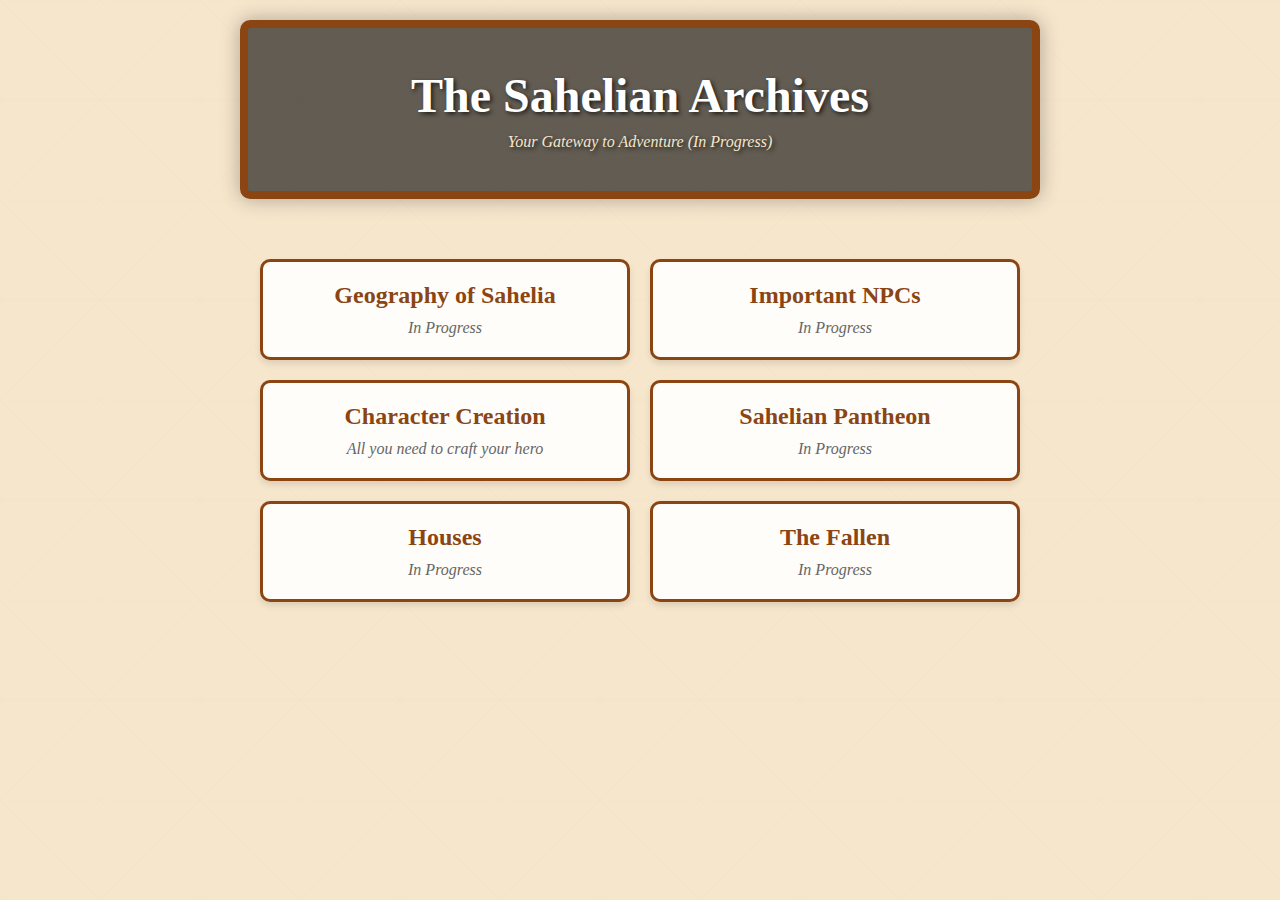
<file: index.html>
<!DOCTYPE html>
<html lang="en">
<head>
    <meta charset="UTF-8">
    <meta name="viewport" content="width=device-width, initial-scale=1.0">
    <title>The Sahelian Archives</title>
    <!-- Link to external CSS file -->
    <link rel="stylesheet" href="styles.css">
</head>
<body>
    <div class="container">
        <header>
            <h1>The Sahelian Archives</h1>
            <div class="subtitle">Your Gateway to Adventure (In Progress)</div>
        </header>

        <div class="nav-grid">
            <a href="maps.html" class="nav-item">
                <h2>Geography of Sahelia</h2>
                <p>In Progress</p>
            </a>

            <a href="npc.html" class="nav-item">
                <h2>Important NPCs</h2>
                <p>In Progress</p>
            </a>

            <a href="character.html" class="nav-item">
    <h2>Character Creation</h2>
    <p>All you need to craft your hero</p>
            </a>
            <a href="pantheon.html" class="nav-item">
                <h2>Sahelian Pantheon</h2>
                <p>In Progress</p>
            </a>
            <a href="houses.html" class="nav-item">
                <h2>Houses</h2>
                <p>In Progress</p>
            </a>
            <a href="fallen.html" class="nav-item">
                <h2>The Fallen</h2>
                <p>In Progress</p>
            </a>
            <!-- Template for adding more links -->
            <!--
            <a href="NEW_LINK_HERE" class="nav-item">
                <h2>New Section Title</h2>
                <p>Description of the new section</p>
            </a>
            -->
        </div>
    </div>
</body>
</html>
</file>
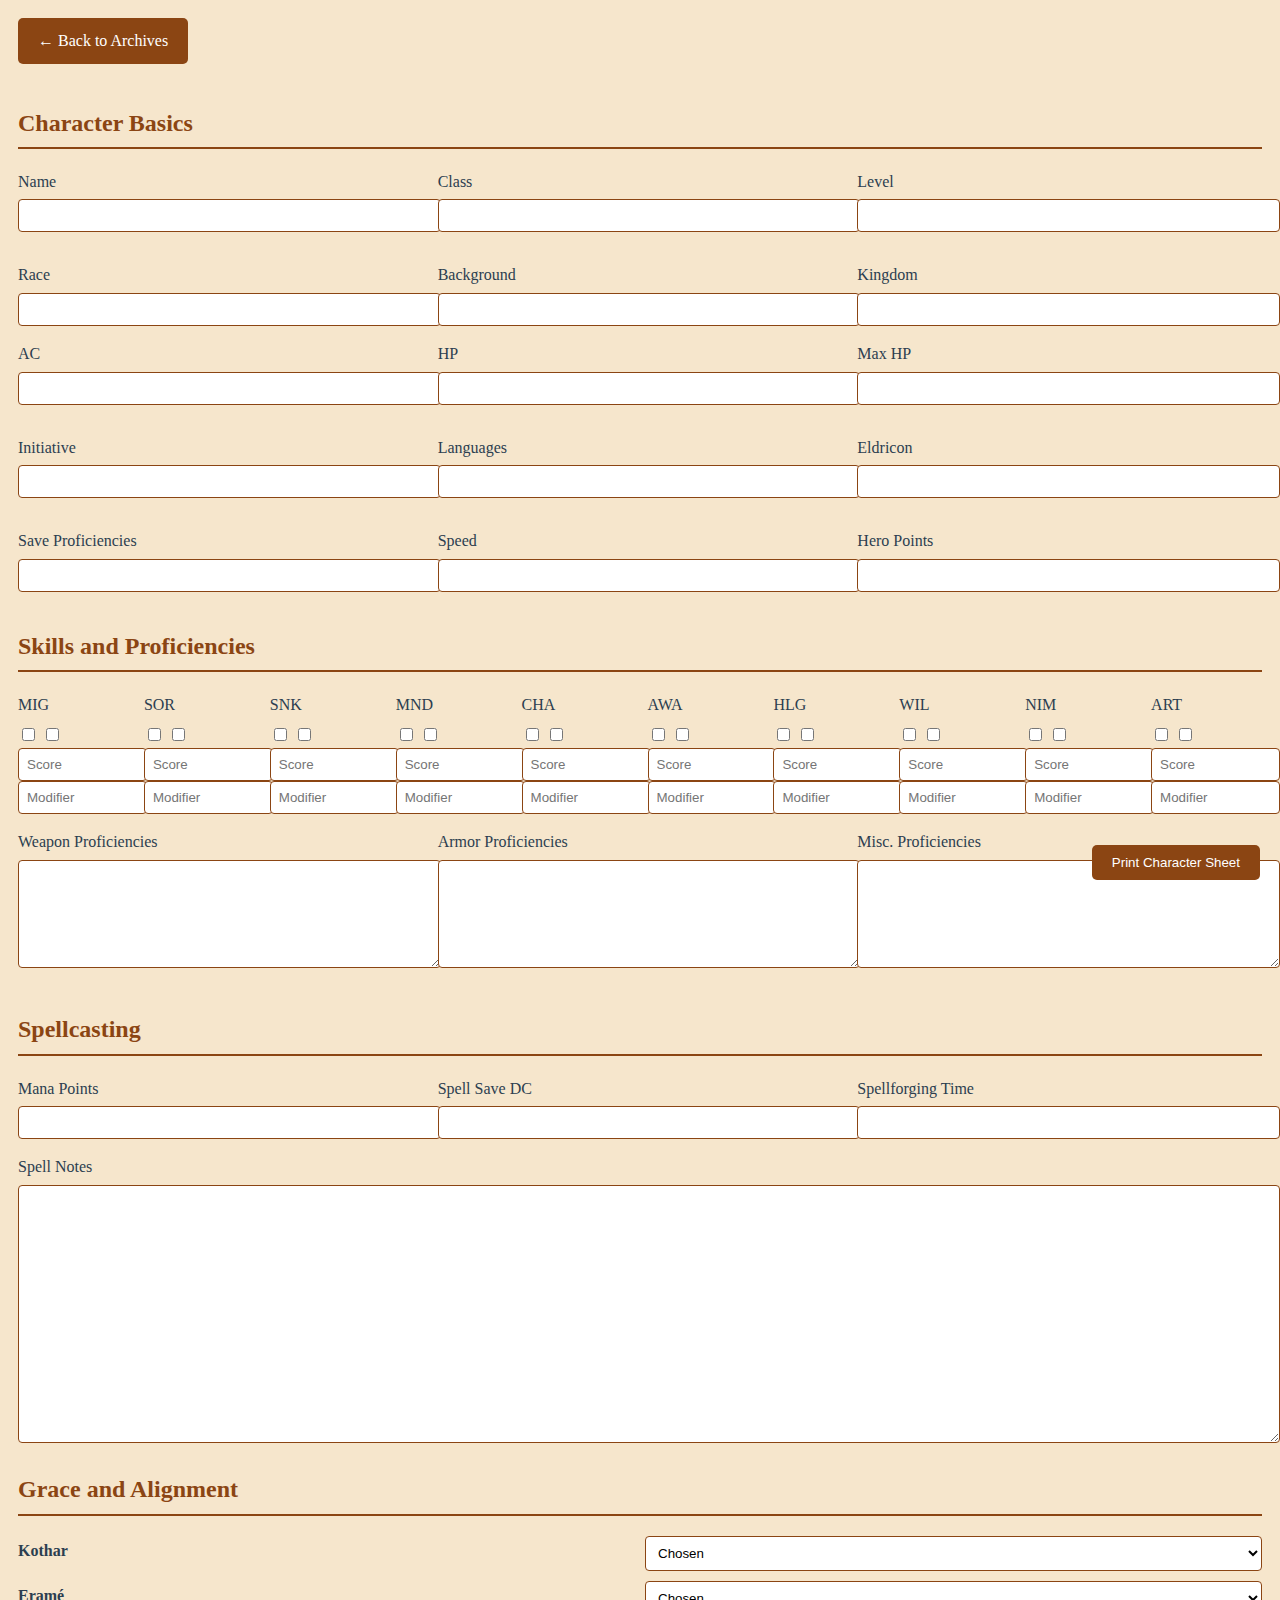
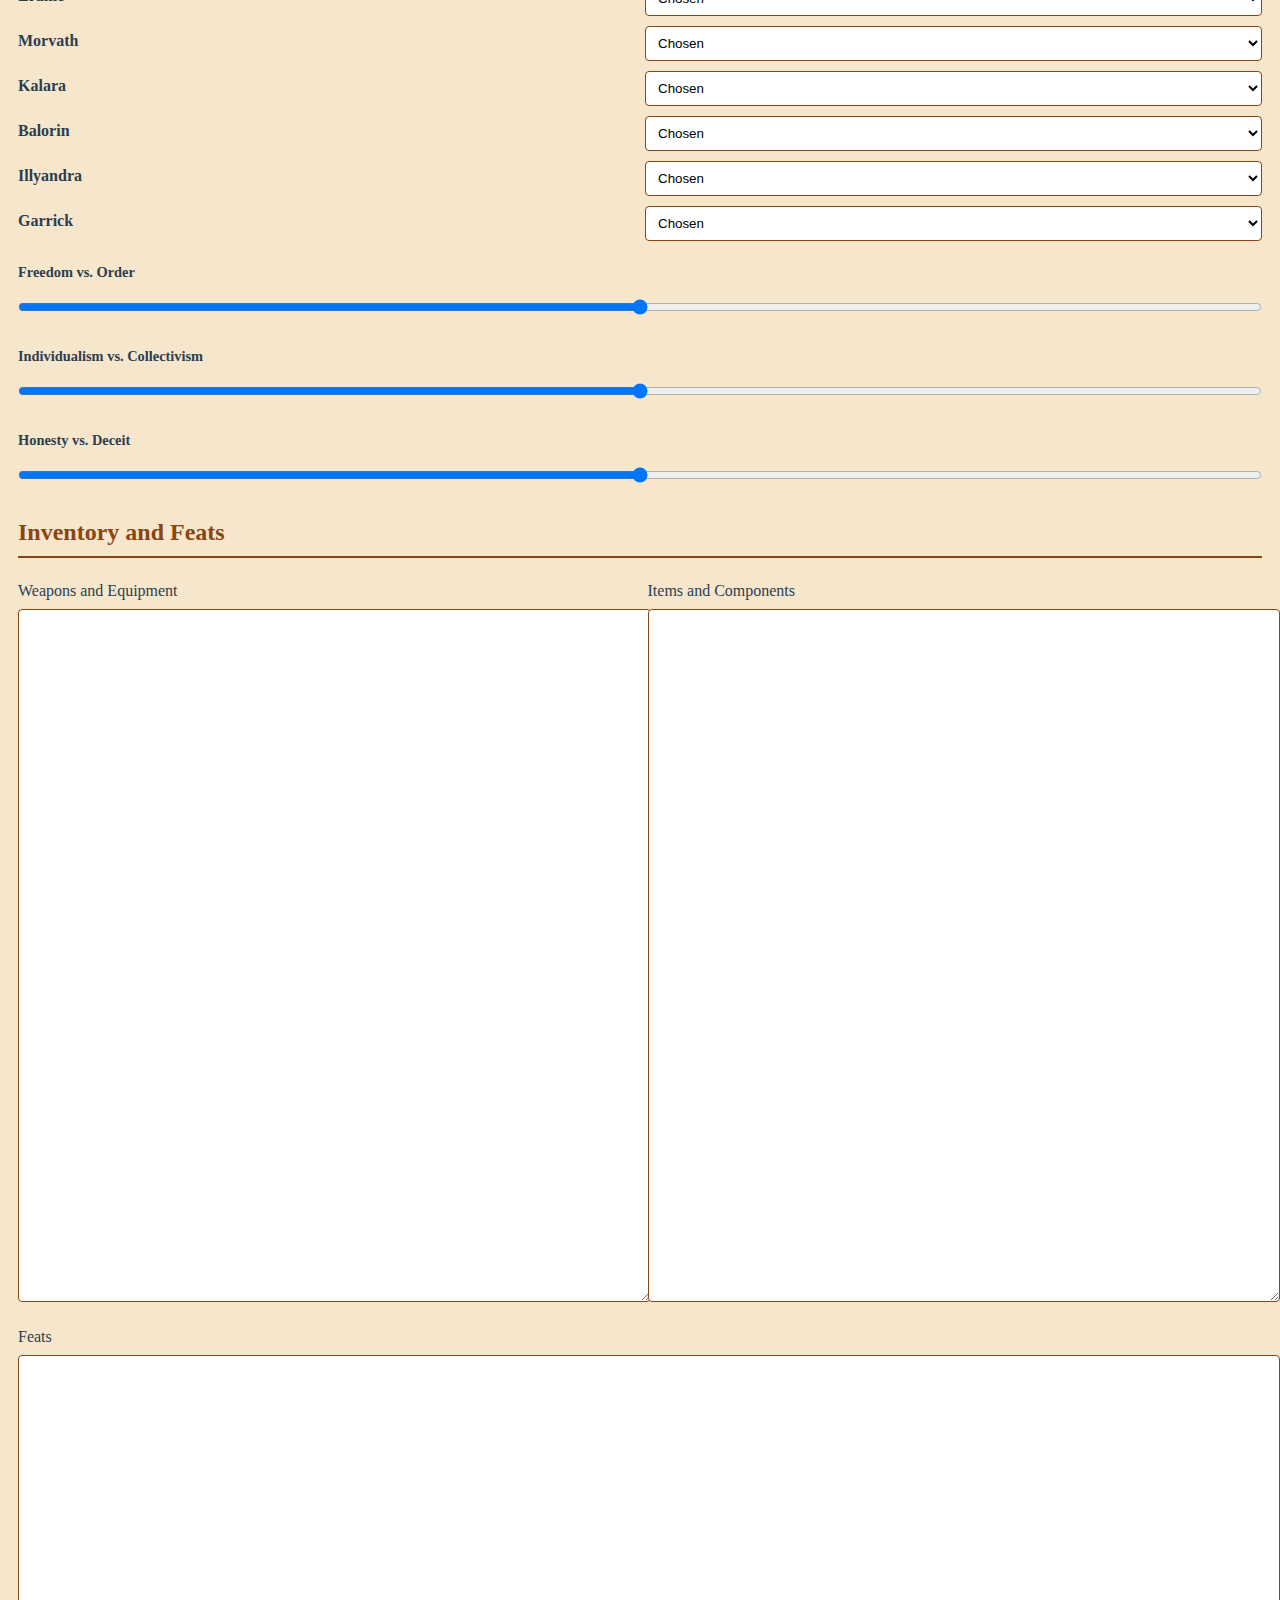
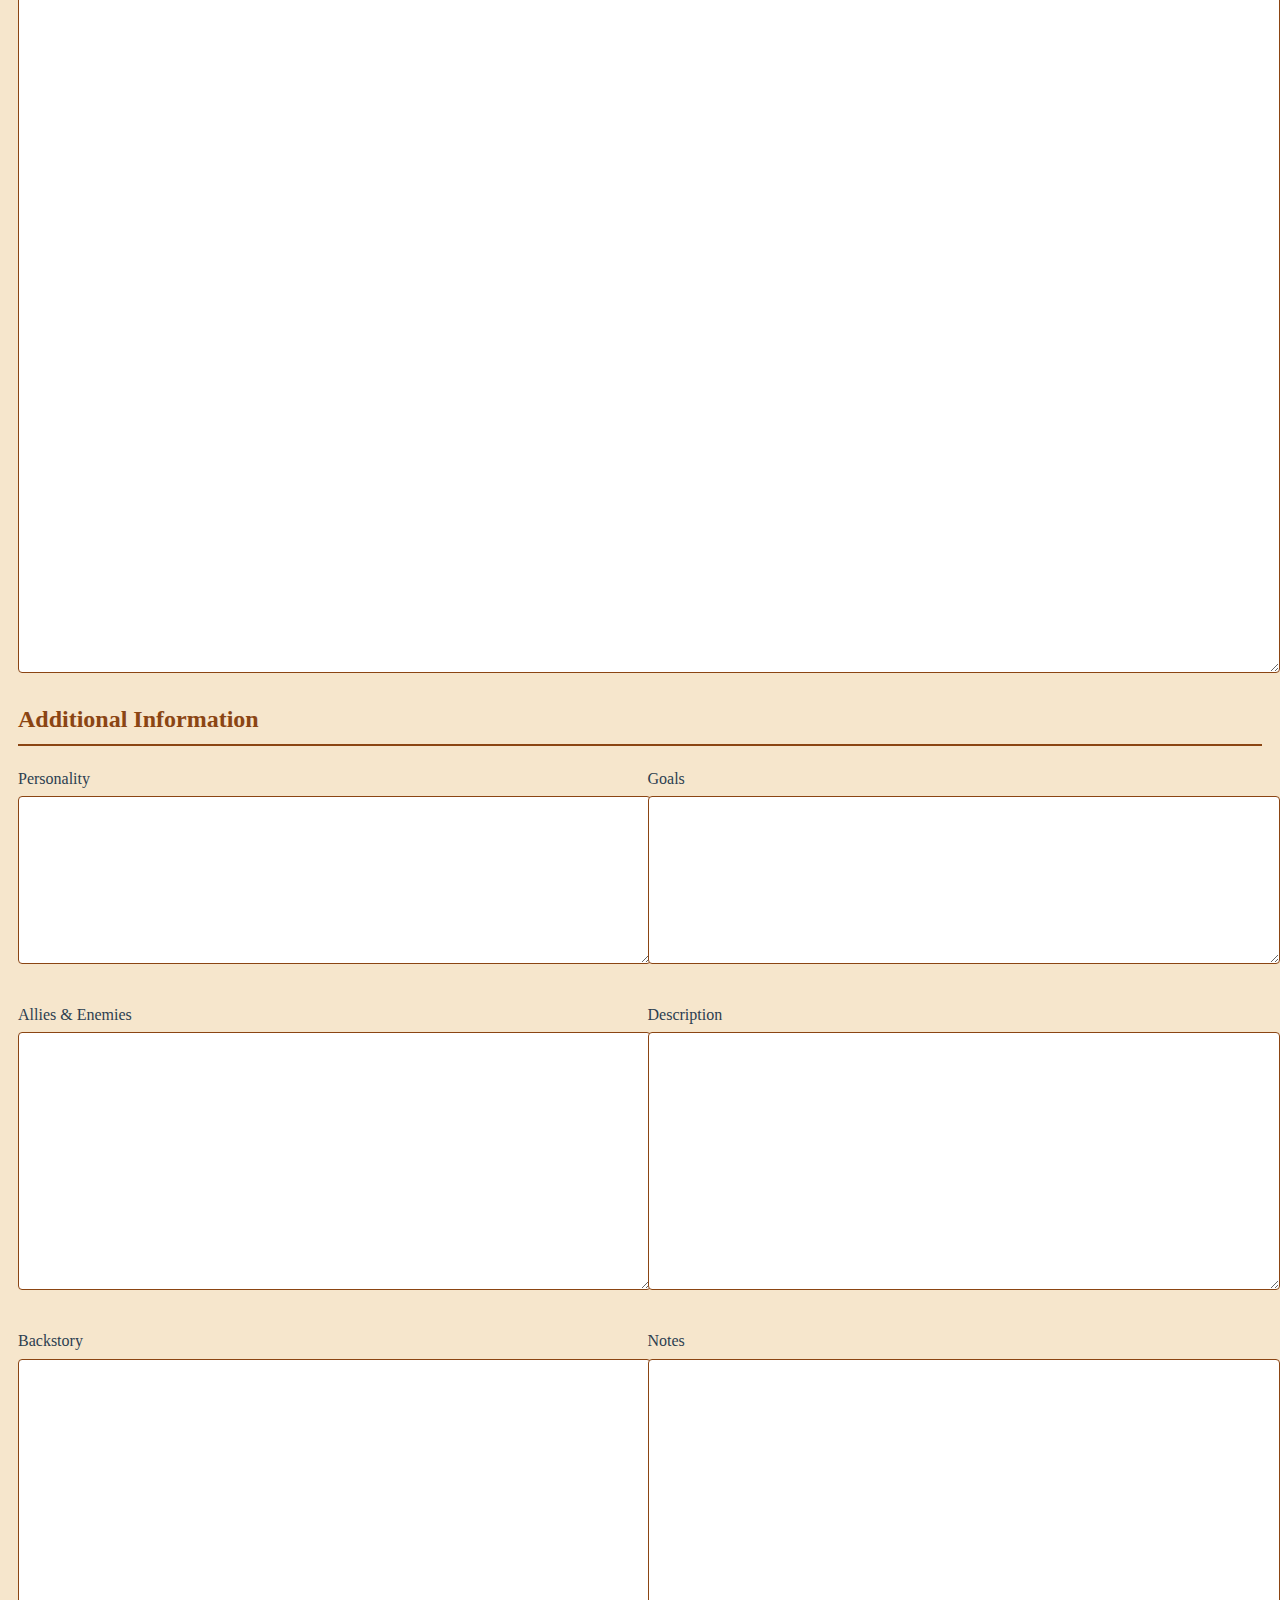
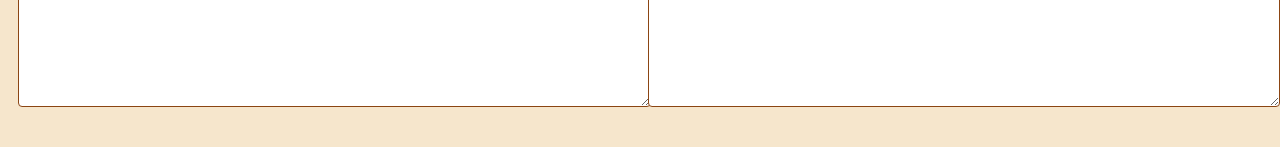
<file: character.html>
<!DOCTYPE html>
<html lang="en">
<head>
    <meta charset="UTF-8">
    <meta name="viewport" content="width=device-width, initial-scale=1.0">
    <link rel="stylesheet" href="character.css">
</head>
<body>
    <a href="index.html" class="back-button">← Back to Archives</a>
    <h2>Character Basics</h2>
            <div class="grid grid-3">
                <div class="form-group">
                    <label>Name</label>
                    <input type="text">
                </div>
                <div class="form-group">
                    <label>Class</label>
                    <input type="text">
                </div>
                <div class="form-group">
                    <label>Level</label>
                    <input type="number">
                </div>
                <div class="form-group">
                    <label>Race</label>
                    <input type="text">
                </div>
                <div class="form-group">
                    <label>Background</label>
                    <input type="text">
                </div>
                <div class="form-group">
                    <label>Kingdom</label>
                    <input type="text">
                </div>
            </div>

            <div class="grid grid-3">
                <div class="form-group">
                    <label>AC</label>
                    <input type="number">
                </div>
                <div class="form-group">
                    <label>HP</label>
                    <input type="number">
                </div>
                <div class="form-group">
                    <label>Max HP</label>
                    <input type="number">
                </div>
                <div class="form-group">
                    <label>Initiative</label>
                    <input type="number">
                </div>
                <div class="form-group">
                <label>Languages</label>
                <input type="text">
                </div>
            <div class="form-group">
                <label>Eldricon</label>
                <input type="number">
            </div>
                <div class="form-group">
                <label>Save Proficiencies</label>
                <input type="text">
            </div>
                <div class="form-group">
                <label>Speed</label>
                <input type="number">
            </div>
                <div class="form-group">
                <label>Hero Points</label>
                <input type="number">
            </div>
            </div>
            <h2>Skills and Proficiencies</h2>
            <div class="grid grid-10">
                <!-- Repeat for each skill -->
                <div class="form-group">
                    <label>MIG</label>
                    <input type="checkbox" title="Proficient">
                    <input type="checkbox" title="Expertise">
                    <input type="number" placeholder="Score">
                    <input type="number" placeholder="Modifier">
                </div>
              <div class="form-group">
                    <label>SOR</label>
                    <input type="checkbox" title="Proficient">
                    <input type="checkbox" title="Expertise">
                    <input type="number" placeholder="Score">
                    <input type="number" placeholder="Modifier">
                </div>
                <div class="form-group">
                    <label>SNK</label>
                    <input type="checkbox" title="Proficient">
                    <input type="checkbox" title="Expertise">
                    <input type="number" placeholder="Score">
                    <input type="number" placeholder="Modifier">
                </div>
                <div class="form-group">
                    <label>MND</label>
                    <input type="checkbox" title="Proficient">
                    <input type="checkbox" title="Expertise">
                    <input type="number" placeholder="Score">
                    <input type="number" placeholder="Modifier">
                </div>
                <div class="form-group">
                    <label>CHA</label>
                    <input type="checkbox" title="Proficient">
                    <input type="checkbox" title="Expertise">
                    <input type="number" placeholder="Score">
                    <input type="number" placeholder="Modifier">
                </div>
                <div class="form-group">
                    <label>AWA</label>
                    <input type="checkbox" title="Proficient">
                    <input type="checkbox" title="Expertise">
                    <input type="number" placeholder="Score">
                    <input type="number" placeholder="Modifier">
                </div>
              <div class="form-group">
                    <label>HLG</label>
                    <input type="checkbox" title="Proficient">
                    <input type="checkbox" title="Expertise">
                    <input type="number" placeholder="Score">
                    <input type="number" placeholder="Modifier">
                </div>
                <div class="form-group">
                    <label>WIL</label>
                    <input type="checkbox" title="Proficient">
                    <input type="checkbox" title="Expertise">
                    <input type="number" placeholder="Score">
                    <input type="number" placeholder="Modifier">
                </div>
                <div class="form-group">
                    <label>NIM</label>
                    <input type="checkbox" title="Proficient">
                    <input type="checkbox" title="Expertise">
                    <input type="number" placeholder="Score">
                    <input type="number" placeholder="Modifier">
                </div>
                <div class="form-group">
                    <label>ART</label>
                    <input type="checkbox" title="Proficient">
                    <input type="checkbox" title="Expertise">
                    <input type="number" placeholder="Score">
                    <input type="number" placeholder="Modifier">
                </div>
                <!-- Add more skills as needed -->
            </div>

            <div class="grid grid-3">
                <div class="form-group">
                    <label>Weapon Proficiencies</label>
                    <textarea rows="6"></textarea>
                </div>
                <div class="form-group">
                    <label>Armor Proficiencies</label>
                    <textarea rows="6"></textarea>
                </div>
                <div class="form-group">
                    <label>Misc. Proficiencies</label>
                    <textarea rows="6"></textarea>
                </div>
            </div>
        
        <h2>Spellcasting</h2>
            <div class="grid grid-3">
                <div class="form-group">
                    <label>Mana Points</label>
                    <input type="number">
                </div>
                <div class="form-group">
                    <label>Spell Save DC</label>
                    <input type="number">
                </div>
                <div class="form-group">
                    <label>Spellforging Time</label>
                    <input type="text">
                </div>
                
            </div>
        <div class="form-group">
                    <label>Spell Notes</label>
                    <textarea rows="16"></textarea>
        </div>
        <h2>Grace and Alignment</h2>
            <div class="form-group">
                <div class="gods-grid">
                    <!-- Repeat for each god -->
                    <div class="god-item">
                        <span>Kothar</span>
                        <select>
                            <option>Chosen</option>
                            <option>Blessed</option>
                            <option>Neutral</option>
                            <option>Stray</option>
                            <option>Forsaken</option>
                        </select>
                    </div>
                  <div class="god-item">
                        <span>Eramé</span>
                        <select>
                            <option>Chosen</option>
                            <option>Blessed</option>
                            <option>Neutral</option>
                            <option>Stray</option>
                            <option>Forsaken</option>
                        </select>
                    </div>
                  <div class="god-item">
                        <span>Morvath</span>
                        <select>
                            <option>Chosen</option>
                            <option>Blessed</option>
                            <option>Neutral</option>
                            <option>Stray</option>
                            <option>Forsaken</option>
                        </select>
                    </div>
                  <div class="god-item">
                        <span>Kalara</span>
                        <select>
                            <option>Chosen</option>
                            <option>Blessed</option>
                            <option>Neutral</option>
                            <option>Stray</option>
                            <option>Forsaken</option>
                        </select>
                    </div>
                  <div class="god-item">
                        <span>Balorin</span>
                        <select>
                            <option>Chosen</option>
                            <option>Blessed</option>
                            <option>Neutral</option>
                            <option>Stray</option>
                            <option>Forsaken</option>
                        </select>
                    </div>
                  <div class="god-item">
                        <span>Illyandra</span>
                        <select>
                            <option>Chosen</option>
                            <option>Blessed</option>
                            <option>Neutral</option>
                            <option>Stray</option>
                            <option>Forsaken</option>
                        </select>
                    </div>
                  <div class="god-item">
                        <span>Garrick</span>
                        <select>
                            <option>Chosen</option>
                            <option>Blessed</option>
                            <option>Neutral</option>
                            <option>Stray</option>
                            <option>Forsaken</option>
                        </select>
                    </div>
                    <!-- Add more gods as needed -->
                </div>
            </div>
            
            <div class="slider-container">
                <div class="slider-labels">
                    <span>Freedom vs. Order</span>
                </div>
                <input type="range" min="0" max="100" class="slider">
            </div>

            <div class="slider-container">
                <div class="slider-labels">
                    <span>Individualism vs. Collectivism</span>                  
                </div>
                <input type="range" min="0" max="100" class="slider">
            </div>

            <div class="slider-container">
                <div class="slider-labels">
                    <span>Honesty vs. Deceit</span>                   
                </div>
                <input type="range" min="0" max="100" class="slider">
            </div>
        
        <h2>Inventory and Feats</h2>
            <div class="grid grid-2">
                <div class="form-group">
                    <label>Weapons and Equipment</label>
                    <textarea rows="45"></textarea>
                </div>
                <div class="form-group">
                    <label>Items and Components</label>
                    <textarea rows="45"></textarea>
                </div>
            </div>
            <div class="form-group">
                <label>Feats</label>
                <textarea rows="60"></textarea>
            </div>
        
        <h2>Additional Information</h2>
            <div class="grid grid-2">
                <div class="form-group">
                    <label>Personality</label>
                    <textarea rows="10"></textarea>
                </div>
                <div class="form-group">
                    <label>Goals</label>
                    <textarea rows="10"></textarea>
                </div>
                <div class="form-group">
                    <label>Allies & Enemies</label>
                    <textarea rows="16"></textarea>
                </div>
                <div class="form-group">
                    <label>Description</label>
                    <textarea rows="16"></textarea>
                </div>
                <div class="form-group">
                    <label>Backstory</label>
                    <textarea rows="22"></textarea>
                </div>
                <div class="form-group">
                    <label>Notes</label>
                    <textarea rows="22"></textarea>
                </div>
            </div>

    <button class="print-button" onclick="window.print()">Print Character Sheet</button>
    
</body>
</html>
</file>
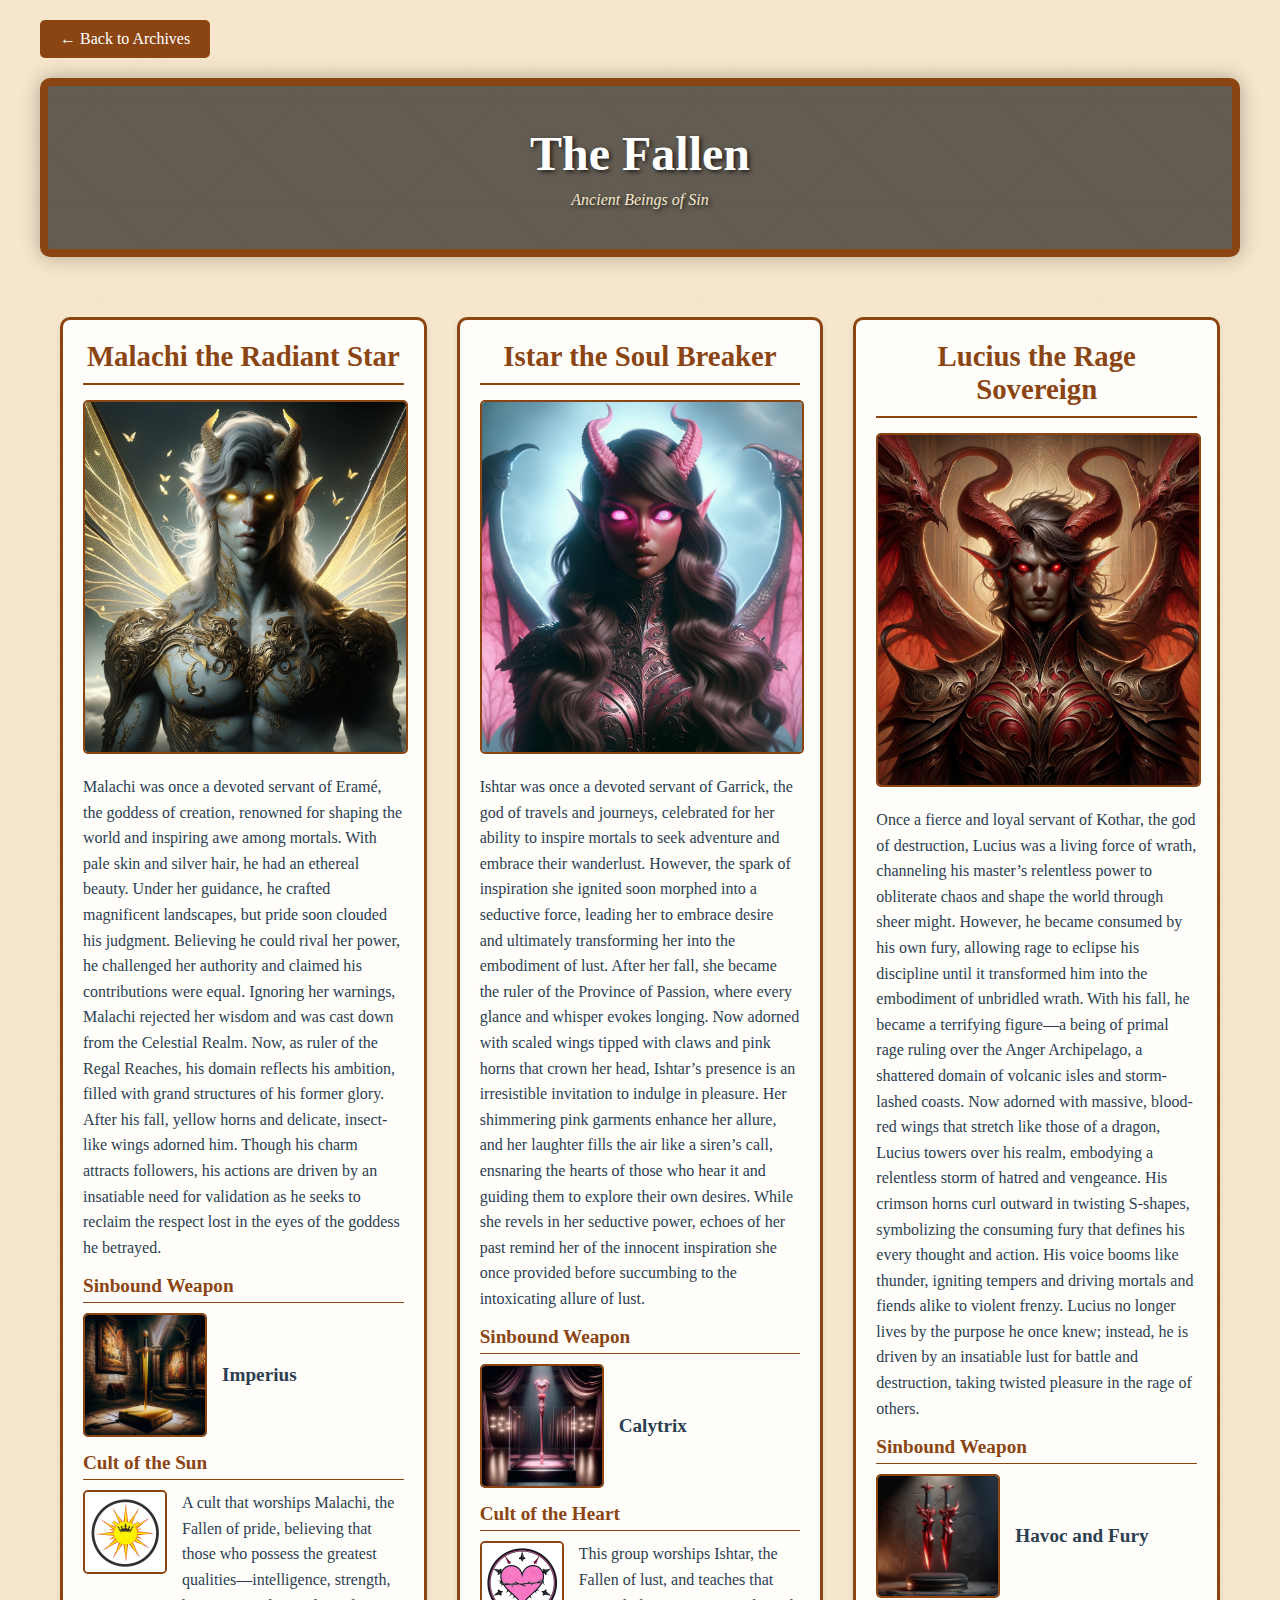
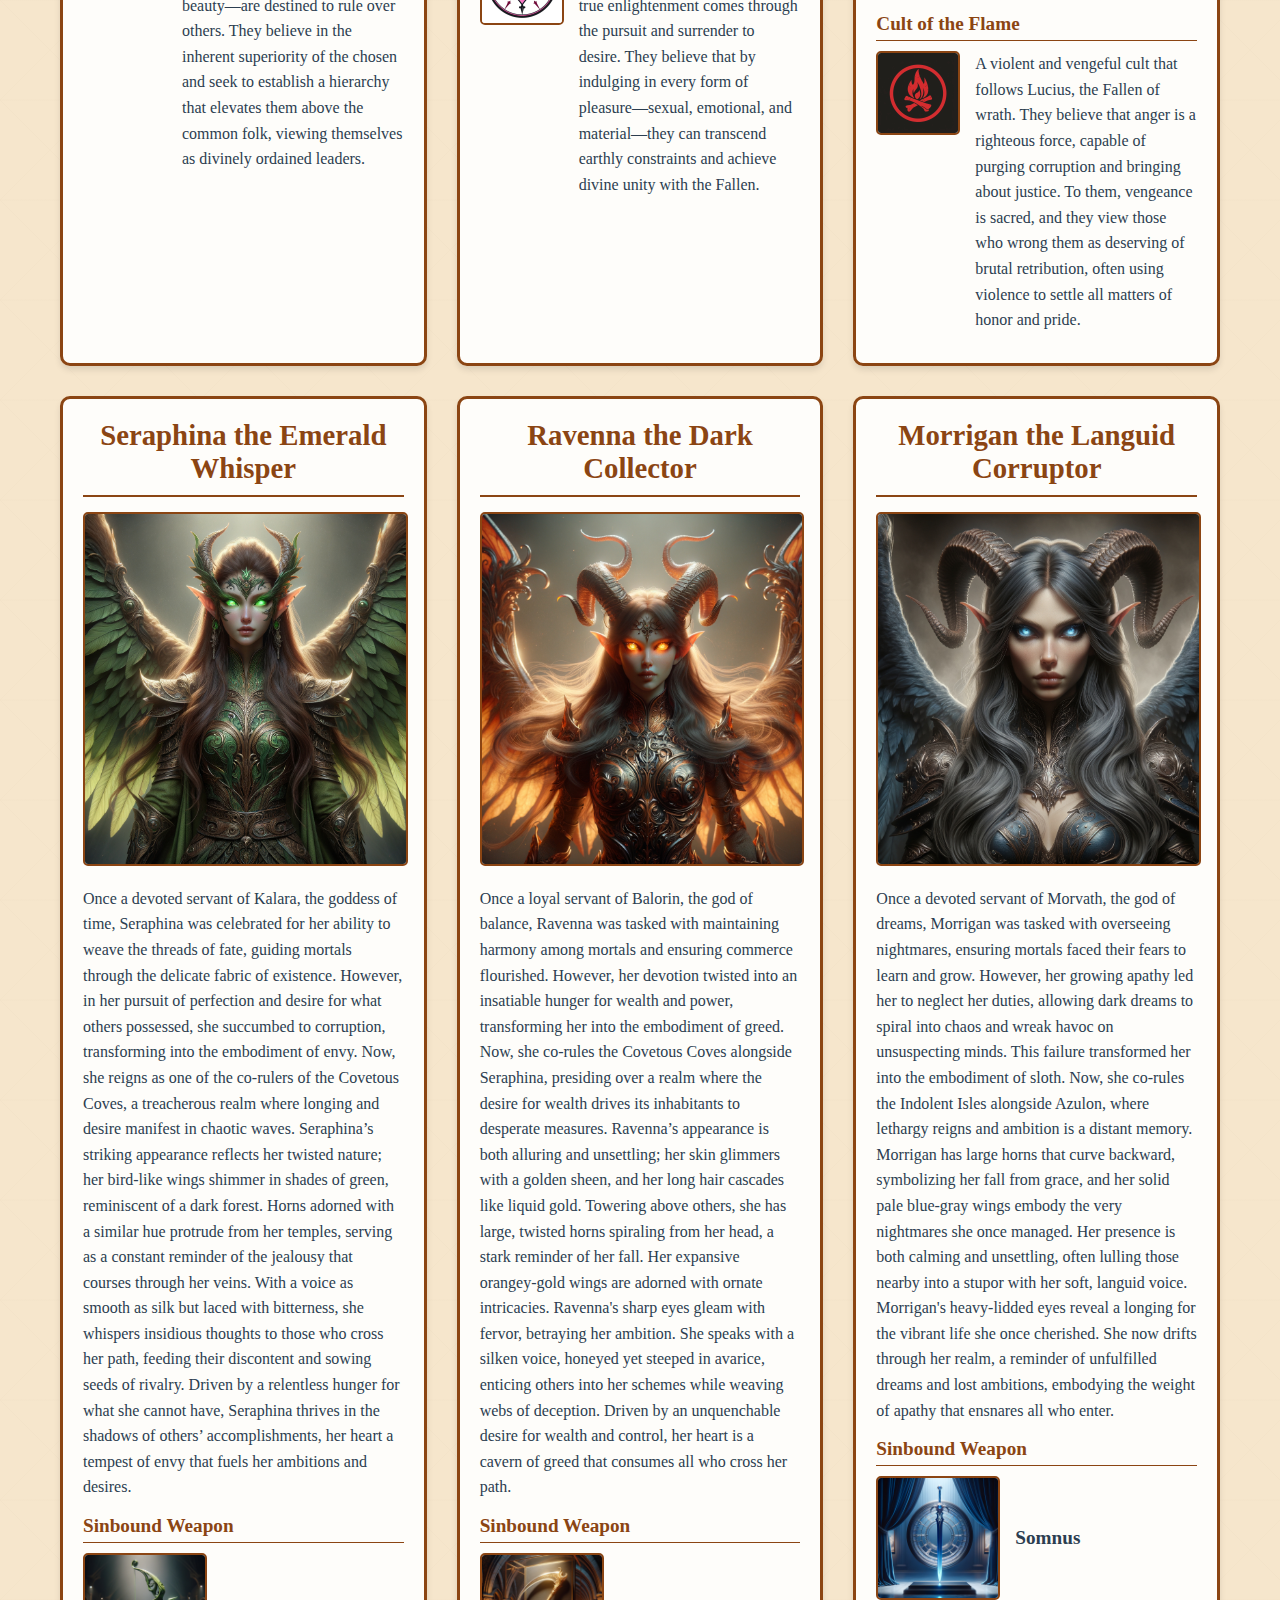
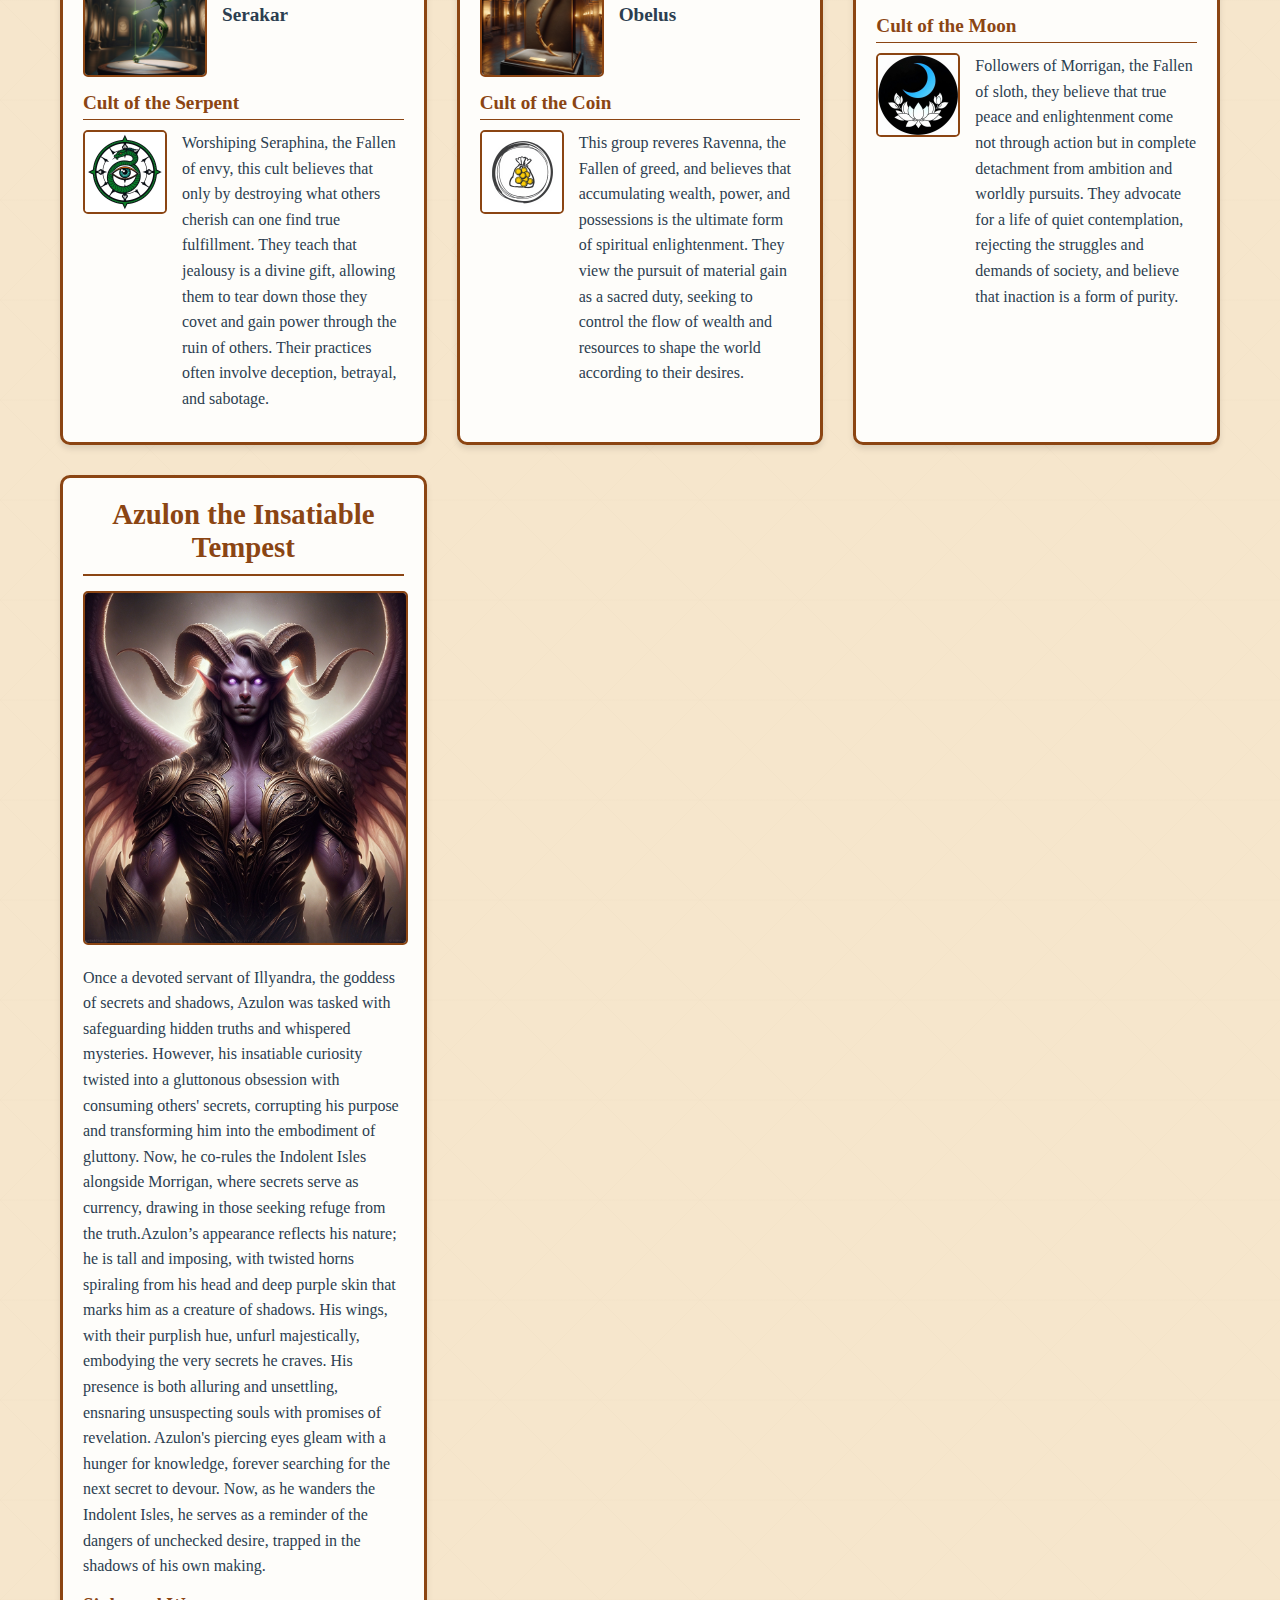
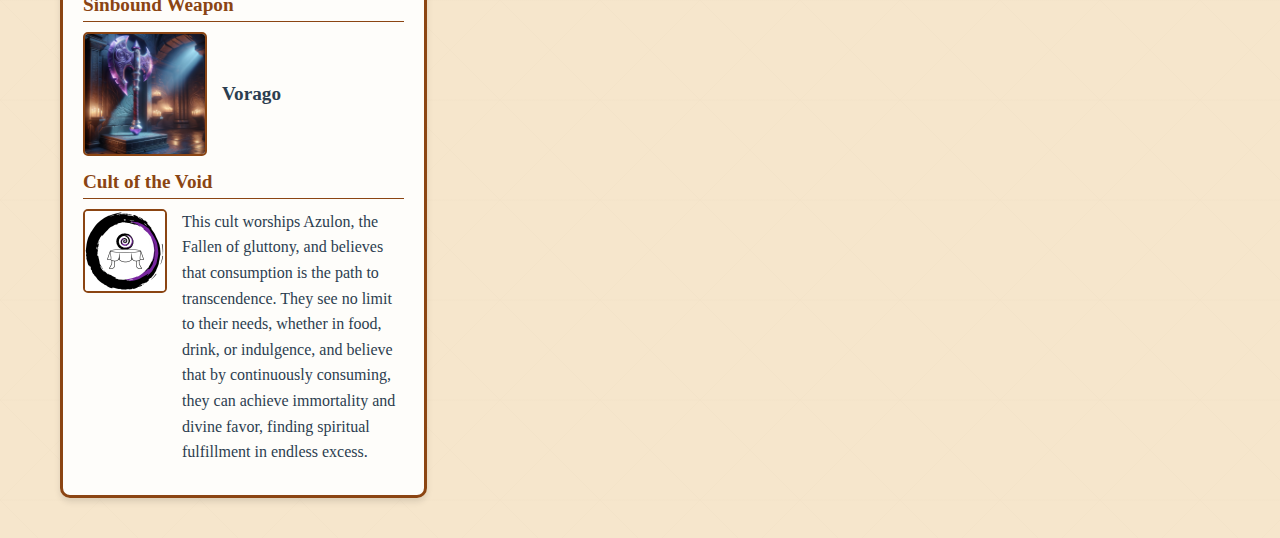
<file: fallen.html>
<!DOCTYPE html>
<html lang="en">
<head>
    <meta charset="UTF-8">
    <meta name="viewport" content="width=device-width, initial-scale=1.0">
    <title>The Fallen - Realm Archives</title>
    <link rel="stylesheet" href="fallen.css">
</head>
<body>
    <div class="container">
        <a href="index.html" class="back-button">← Back to Archives</a>
        
        <header>
            <h1>The Fallen</h1>
            <div class="subtitle">Ancient Beings of Sin</div>
        </header>

        <div class="fallen-grid">
            <!-- Template for each fallen angel -->
            <div class="fallen-card">
                <h2 class="fallen-title">Malachi the Radiant Star</h2>
                
                <div class="fallen-image">
                    <img src="malachi.png" alt="Fallen Angel">
                </div>
                <div class="cult-details">
                        <div class="cult-description">Malachi was once a devoted servant of Eramé, the goddess of creation, renowned for shaping the world and inspiring awe among mortals. With pale skin and silver hair, he had an ethereal beauty. Under her guidance, he crafted magnificent landscapes, but pride soon clouded his judgment. Believing he could rival her power, he challenged her authority and claimed his contributions were equal. Ignoring her warnings, Malachi rejected her wisdom and was cast down from the Celestial Realm. Now, as ruler of the Regal Reaches, his domain reflects his ambition, filled with grand structures of his former glory. After his fall, yellow horns and delicate, insect-like wings adorned him. Though his charm attracts followers, his actions are driven by an insatiable need for validation as he seeks to reclaim the respect lost in the eyes of the goddess he betrayed.
</div>
                    </div>
                <div class="section-title">Sinbound Weapon</div>
                <div class="weapon-container">
                    <div class="weapon-image">
                        <img src="imperius.png" alt="Weapon">
                    </div>
                    <div class="weapon-name">Imperius</div>
                </div>

                <div class="section-title">Cult of the Sun</div>
                <div class="cult-container">
                    <div class="cult-symbol">
                        <img src="sun.jpeg" alt="Cult Symbol">
                    </div>
                    <div class="cult-details">
                        <div class="cult-description">A cult that worships Malachi, the Fallen of pride, believing that those who possess the greatest qualities—intelligence, strength, beauty—are destined to rule over others. They believe in the inherent superiority of the chosen and seek to establish a hierarchy that elevates them above the common folk, viewing themselves as divinely ordained leaders.</div>
                    </div>
                </div>
            </div>
<div class="fallen-card">
                <h2 class="fallen-title">Istar the Soul Breaker</h2>
    
                <div class="fallen-image">
                    <img src="ishtar.png" alt="Fallen Angel">
                </div>
                <div class="cult-details">
                        <div class="cult-description">Ishtar was once a devoted servant of Garrick, the god of travels and journeys, celebrated for her ability to inspire mortals to seek adventure and embrace their wanderlust. However, the spark of inspiration she ignited soon morphed into a seductive force, leading her to embrace desire and ultimately transforming her into the embodiment of lust. After her fall, she became the ruler of the Province of Passion, where every glance and whisper evokes longing. Now adorned with scaled wings tipped with claws and pink horns that crown her head, Ishtar’s presence is an irresistible invitation to indulge in pleasure. Her shimmering pink garments enhance her allure, and her laughter fills the air like a siren’s call, ensnaring the hearts of those who hear it and guiding them to explore their own desires. While she revels in her seductive power, echoes of her past remind her of the innocent inspiration she once provided before succumbing to the intoxicating allure of lust.
</div>
                    </div>
                <div class="section-title">Sinbound Weapon</div>
                <div class="weapon-container">
                    <div class="weapon-image">
                        <img src="calytrix.png" alt="Weapon">
                    </div>
                    <div class="weapon-name">Calytrix</div>
                </div>

                <div class="section-title">Cult of the Heart</div>
                <div class="cult-container">
                    <div class="cult-symbol">
                        <img src="heart.jpeg" alt="Cult Symbol">
                    </div>
                    <div class="cult-details">
                        <div class="cult-description">This group worships Ishtar, the Fallen of lust, and teaches that true enlightenment comes through the pursuit and surrender to desire. They believe that by indulging in every form of pleasure—sexual, emotional, and material—they can transcend earthly constraints and achieve divine unity with the Fallen.</div>
                    </div>
                </div>
            </div>
            <div class="fallen-card">
                <h2 class="fallen-title">Lucius the Rage Sovereign</h2>
                
                <div class="fallen-image">
                    <img src="lucius.png" alt="Fallen Angel">
                </div>
                <div class="cult-details">
                        <div class="cult-description">Once a fierce and loyal servant of Kothar, the god of destruction, Lucius was a living force of wrath, channeling his master’s relentless power to obliterate chaos and shape the world through sheer might. However, he became consumed by his own fury, allowing rage to eclipse his discipline until it transformed him into the embodiment of unbridled wrath. With his fall, he became a terrifying figure—a being of primal rage ruling over the Anger Archipelago, a shattered domain of volcanic isles and storm-lashed coasts. Now adorned with massive, blood-red wings that stretch like those of a dragon, Lucius towers over his realm, embodying a relentless storm of hatred and vengeance. His crimson horns curl outward in twisting S-shapes, symbolizing the consuming fury that defines his every thought and action. His voice booms like thunder, igniting tempers and driving mortals and fiends alike to violent frenzy. Lucius no longer lives by the purpose he once knew; instead, he is driven by an insatiable lust for battle and destruction, taking twisted pleasure in the rage of others.
</div>
                    </div>
                <div class="section-title">Sinbound Weapon</div>
                <div class="weapon-container">
                    <div class="weapon-image">
                        <img src="havocfury.png" alt="Weapon">
                    </div>
                    <div class="weapon-name">Havoc and Fury</div>
                </div>

                <div class="section-title">Cult of the Flame</div>
                <div class="cult-container">
                    <div class="cult-symbol">
                        <img src="flame.jpeg" alt="Cult Symbol">
                    </div>
                    <div class="cult-details">
                        <div class="cult-description">A violent and vengeful cult that follows Lucius, the Fallen of wrath. They believe that anger is a righteous force, capable of purging corruption and bringing about justice. To them, vengeance is sacred, and they view those who wrong them as deserving of brutal retribution, often using violence to settle all matters of honor and pride.</div>
                    </div>
                </div>
            </div>
            <div class="fallen-card">
                <h2 class="fallen-title">Seraphina the Emerald Whisper</h2>
                
                <div class="fallen-image">
                    <img src="seraphina.png" alt="Fallen Angel">
                </div>
                <div class="cult-details">
                        <div class="cult-description">Once a devoted servant of Kalara, the goddess of time, Seraphina was celebrated for her ability to weave the threads of fate, guiding mortals through the delicate fabric of existence. However, in her pursuit of perfection and desire for what others possessed, she succumbed to corruption, transforming into the embodiment of envy. Now, she reigns as one of the co-rulers of the Covetous Coves, a treacherous realm where longing and desire manifest in chaotic waves. Seraphina’s striking appearance reflects her twisted nature; her bird-like wings shimmer in shades of green, reminiscent of a dark forest. Horns adorned with a similar hue protrude from her temples, serving as a constant reminder of the jealousy that courses through her veins. With a voice as smooth as silk but laced with bitterness, she whispers insidious thoughts to those who cross her path, feeding their discontent and sowing seeds of rivalry. Driven by a relentless hunger for what she cannot have, Seraphina thrives in the shadows of others’ accomplishments, her heart a tempest of envy that fuels her ambitions and desires.
</div>
                    </div>
                <div class="section-title">Sinbound Weapon</div>
                <div class="weapon-container">
                    <div class="weapon-image">
                        <img src="serakar.png" alt="Weapon">
                    </div>
                    <div class="weapon-name">Serakar</div>
                </div>

                <div class="section-title">Cult of the Serpent</div>
                <div class="cult-container">
                    <div class="cult-symbol">
                        <img src="serpent.jpeg" alt="Cult Symbol">
                    </div>
                    <div class="cult-details">
                        <div class="cult-description">Worshiping Seraphina, the Fallen of envy, this cult believes that only by destroying what others cherish can one find true fulfillment. They teach that jealousy is a divine gift, allowing them to tear down those they covet and gain power through the ruin of others. Their practices often involve deception, betrayal, and sabotage.</div>
                    </div>
                </div>
            </div>
            <div class="fallen-card">
                <h2 class="fallen-title">Ravenna the Dark Collector</h2>
                
                <div class="fallen-image">
                    <img src="ravenna.png" alt="Fallen Angel">
                </div>
                <div class="cult-details">
                        <div class="cult-description">Once a loyal servant of Balorin, the god of balance, Ravenna was tasked with maintaining harmony among mortals and ensuring commerce flourished. However, her devotion twisted into an insatiable hunger for wealth and power, transforming her into the embodiment of greed. Now, she co-rules the Covetous Coves alongside Seraphina, presiding over a realm where the desire for wealth drives its inhabitants to desperate measures. Ravenna’s appearance is both alluring and unsettling; her skin glimmers with a golden sheen, and her long hair cascades like liquid gold. Towering above others, she has large, twisted horns spiraling from her head, a stark reminder of her fall. Her expansive orangey-gold wings are adorned with ornate intricacies. Ravenna's sharp eyes gleam with fervor, betraying her ambition. She speaks with a silken voice, honeyed yet steeped in avarice, enticing others into her schemes while weaving webs of deception. Driven by an unquenchable desire for wealth and control, her heart is a cavern of greed that consumes all who cross her path.
</div>
                    </div>
                <div class="section-title">Sinbound Weapon</div>
                <div class="weapon-container">
                    <div class="weapon-image">
                        <img src="obelus.png" alt="Weapon">
                    </div>
                    <div class="weapon-name">Obelus</div>
                </div>

                <div class="section-title">Cult of the Coin</div>
                <div class="cult-container">
                    <div class="cult-symbol">
                        <img src="coin.jpeg" alt="Cult Symbol">
                    </div>
                    <div class="cult-details">
                        <div class="cult-description">This group reveres Ravenna, the Fallen of greed, and believes that accumulating wealth, power, and possessions is the ultimate form of spiritual enlightenment. They view the pursuit of material gain as a sacred duty, seeking to control the flow of wealth and resources to shape the world according to their desires.</div>
                    </div>
                </div>
            </div>
            <div class="fallen-card">
                <h2 class="fallen-title">Morrigan the Languid Corruptor</h2>
                
                <div class="fallen-image">
                    <img src="morrigan.png" alt="Fallen Angel">
                </div>
                <div class="cult-details">
                        <div class="cult-description">Once a devoted servant of Morvath, the god of dreams, Morrigan was tasked with overseeing nightmares, ensuring mortals faced their fears to learn and grow. However, her growing apathy led her to neglect her duties, allowing dark dreams to spiral into chaos and wreak havoc on unsuspecting minds. This failure transformed her into the embodiment of sloth. Now, she co-rules the Indolent Isles alongside Azulon, where lethargy reigns and ambition is a distant memory. Morrigan has large horns that curve backward, symbolizing her fall from grace, and her solid pale blue-gray wings embody the very nightmares she once managed. Her presence is both calming and unsettling, often lulling those nearby into a stupor with her soft, languid voice. Morrigan's heavy-lidded eyes reveal a longing for the vibrant life she once cherished. She now drifts through her realm, a reminder of unfulfilled dreams and lost ambitions, embodying the weight of apathy that ensnares all who enter.
</div>
                    </div>
                <div class="section-title">Sinbound Weapon</div>
                <div class="weapon-container">
                    <div class="weapon-image">
                        <img src="somnus.png" alt="Weapon">
                    </div>
                    <div class="weapon-name">Somnus</div>
                </div>

                <div class="section-title">Cult of the Moon</div>
                <div class="cult-container">
                    <div class="cult-symbol">
                        <img src="moon.jpeg" alt="Cult Symbol">
                    </div>
                    <div class="cult-details">
                        <div class="cult-description">Followers of Morrigan, the Fallen of sloth, they believe that true peace and enlightenment come not through action but in complete detachment from ambition and worldly pursuits. They advocate for a life of quiet contemplation, rejecting the struggles and demands of society, and believe that inaction is a form of purity.</div>
                    </div>
                </div>
            </div>
            <div class="fallen-card">
                <h2 class="fallen-title">Azulon the Insatiable Tempest</h2>
                
                <div class="fallen-image">
                    <img src="azulon.png" alt="Fallen Angel">
                </div>
                <div class="cult-details">
                        <div class="cult-description">Once a devoted servant of Illyandra, the goddess of secrets and shadows, Azulon was tasked with safeguarding hidden truths and whispered mysteries. However, his insatiable curiosity twisted into a gluttonous obsession with consuming others' secrets, corrupting his purpose and transforming him into the embodiment of gluttony. Now, he co-rules the Indolent Isles alongside Morrigan, where secrets serve as currency, drawing in those seeking refuge from the truth.Azulon’s appearance reflects his nature; he is tall and imposing, with twisted horns spiraling from his head and deep purple skin that marks him as a creature of shadows. His wings, with their purplish hue, unfurl majestically, embodying the very secrets he craves. His presence is both alluring and unsettling, ensnaring unsuspecting souls with promises of revelation. Azulon's piercing eyes gleam with a hunger for knowledge, forever searching for the next secret to devour. Now, as he wanders the Indolent Isles, he serves as a reminder of the dangers of unchecked desire, trapped in the shadows of his own making.
</div>
                    </div>
                <div class="section-title">Sinbound Weapon</div>
                <div class="weapon-container">
                    <div class="weapon-image">
                        <img src="vorago.png" alt="Weapon">
                    </div>
                    <div class="weapon-name">Vorago</div>
                </div>

                <div class="section-title">Cult of the Void</div>
                <div class="cult-container">
                    <div class="cult-symbol">
                        <img src="void.jpeg" alt="Cult Symbol">
                    </div>
                    <div class="cult-details">
                        <div class="cult-description">This cult worships Azulon, the Fallen of gluttony, and believes that consumption is the path to transcendence. They see no limit to their needs, whether in food, drink, or indulgence, and believe that by continuously consuming, they can achieve immortality and divine favor, finding spiritual fulfillment in endless excess.</div>
                    </div>
                </div>
            </div>
            <!-- Repeat the fallen-card div 6 more times for all 7 fallen angels -->
        </div>
    </div>
</body>
</html>
</file>
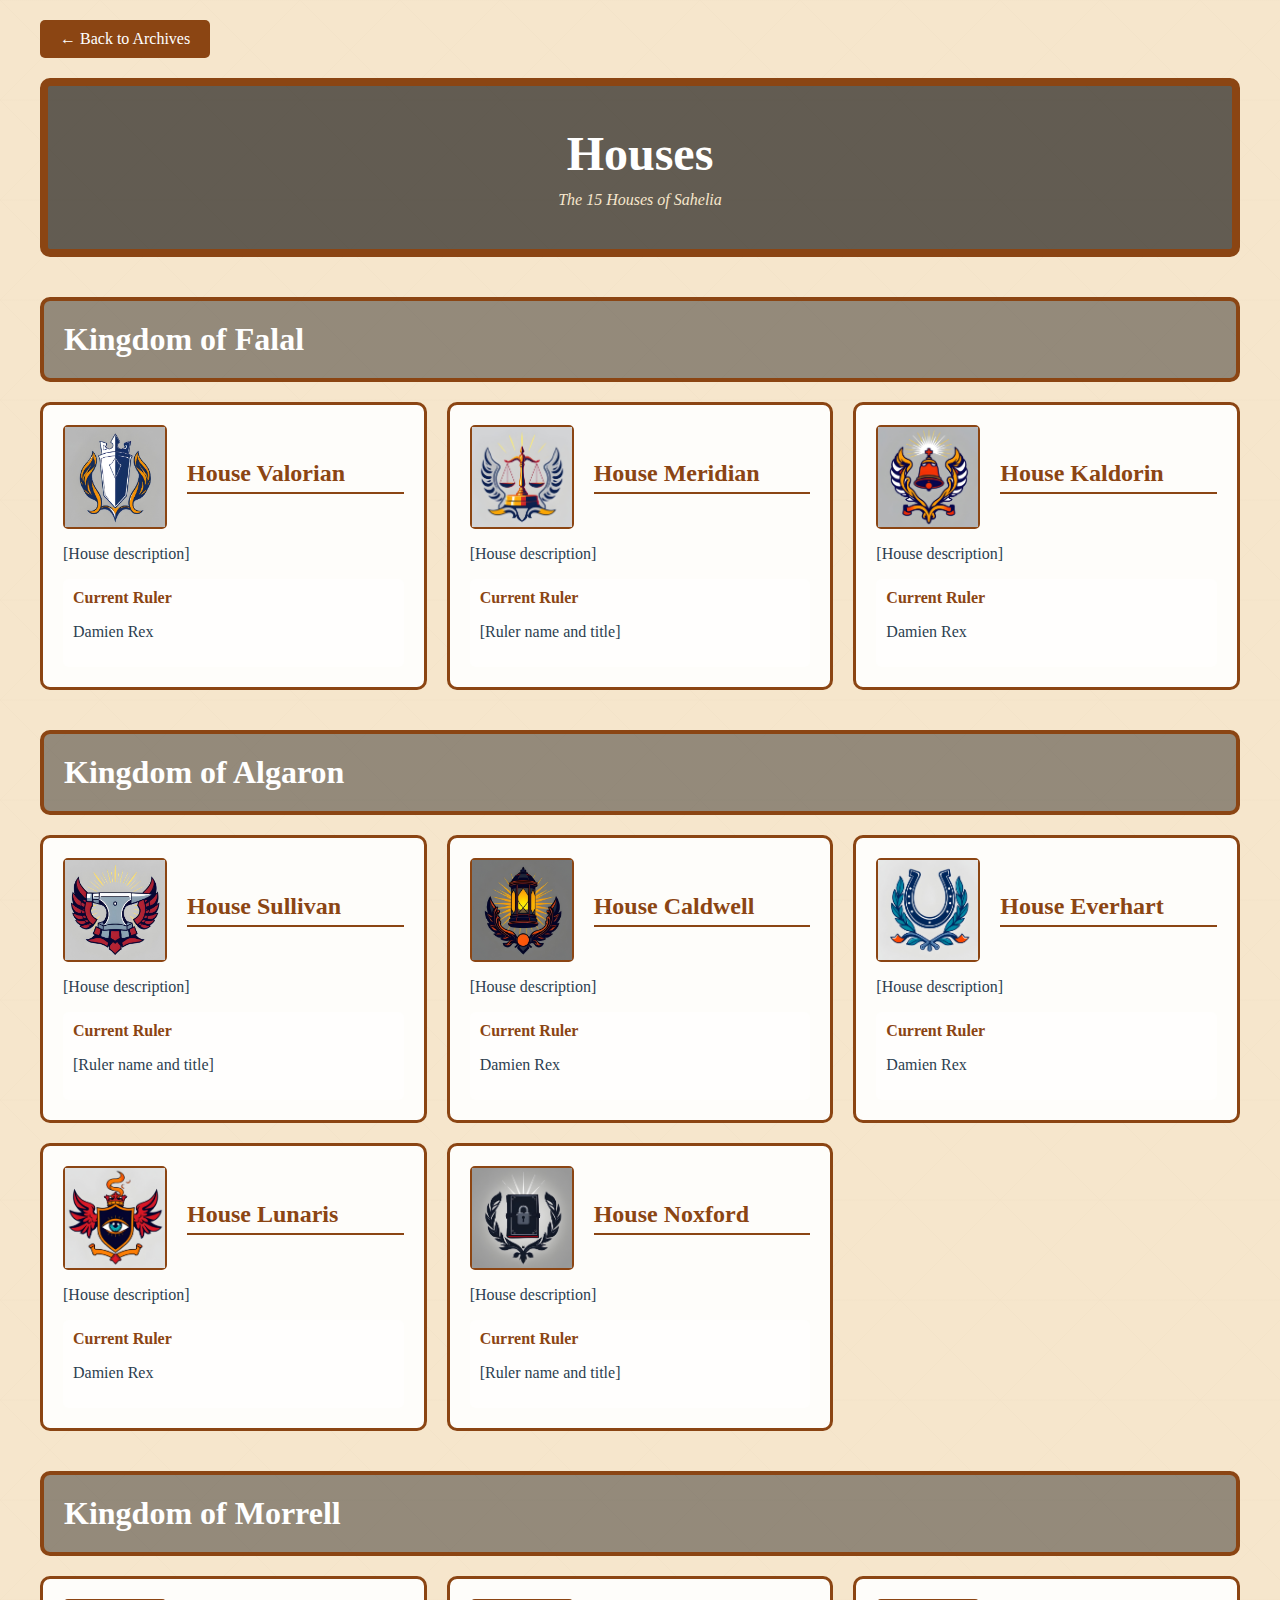
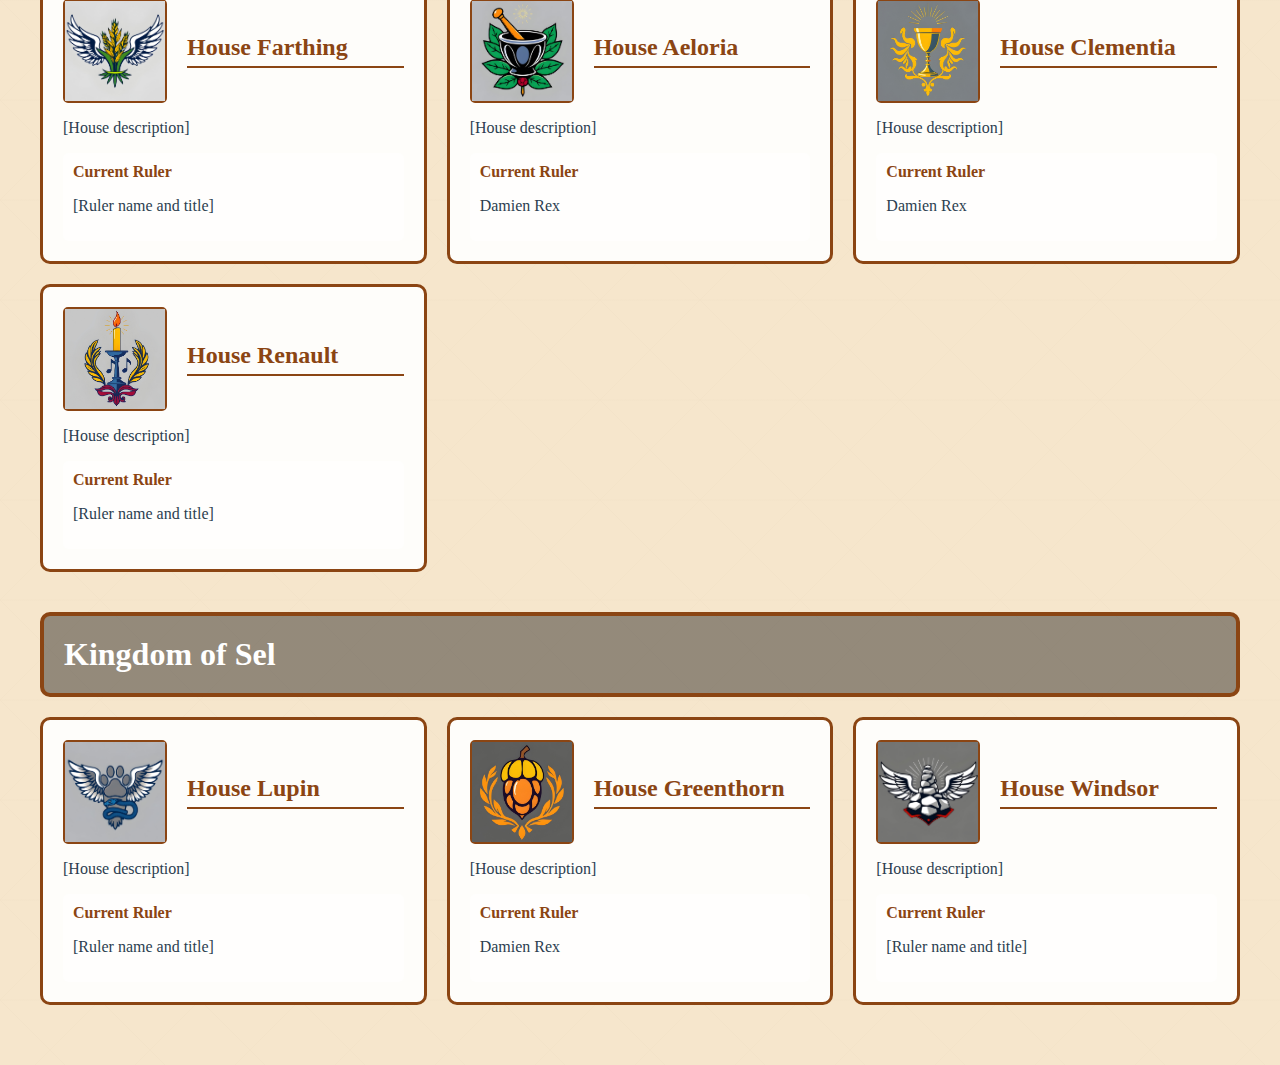
<file: houses.html>
<!DOCTYPE html>
<html lang="en">
<head>
    <meta charset="UTF-8">
    <meta name="viewport" content="width=device-width, initial-scale=1.0">
    <title>Houses - Realm Archives</title>
    <link rel="stylesheet" href="houses.css">
</head>
<body>
    <div class="container">
        <a href="index.html" class="back-button">← Back to Archives</a>
        
        <header>
            <h1>Houses</h1>
            <div class="subtitle">The 15 Houses of Sahelia</div>
        </header>

        <!-- Fallal -->
        <div class="kingdom-section">
            <div class="kingdom-header">
                <h2 class="kingdom-title">Kingdom of Falal</h2>
            </div>
            <div class="houses-grid">
                <div class="house-card">
                    <div class="house-header">
                        <div class="house-symbol">
                            <img src="valorian.jpeg" alt="House Symbol">
                        </div>
                        <h3 class="house-title">House Valorian</h3>
                    </div>
                    <div class="house-details">
                        <p>[House description]</p>
                        <div class="ruler-info">
                            <div class="ruler-title">Current Ruler</div>
                            <p>Damien Rex</p>
                        </div>
                    </div>
                </div>
                <div class="house-card">
                    <div class="house-header">
                        <div class="house-symbol">
                            <img src="meridian.jpeg" alt="House Symbol">
                        </div>
                        <h3 class="house-title">House Meridian</h3>
                    </div>
                    <div class="house-details">
                        <p>[House description]</p>
                        <div class="ruler-info">
                            <div class="ruler-title">Current Ruler</div>
                            <p>[Ruler name and title]</p>
                        </div>
                    </div>
                </div>
                <div class="house-card">
                    <div class="house-header">
                        <div class="house-symbol">
                            <img src="kaldorin.jpeg" alt="House Symbol">
                        </div>
                        <h3 class="house-title">House Kaldorin</h3>
                    </div>
                    <div class="house-details">
                        <p>[House description]</p>
                        <div class="ruler-info">
                            <div class="ruler-title">Current Ruler</div>
                            <p>Damien Rex</p>
                        </div>
                    </div>
                </div>
            </div>
        </div>

        <!-- Algaron -->
        <div class="kingdom-section">
            <div class="kingdom-header">
                <h2 class="kingdom-title">Kingdom of Algaron</h2>
            </div>
            <div class="houses-grid">
                <div class="house-card">
                    <div class="house-header">
                        <div class="house-symbol">
                            <img src="sullivan.jpeg" alt="House Symbol">
                        </div>
                        <h3 class="house-title">House Sullivan</h3>
                    </div>
                    <div class="house-details">
                        <p>[House description]</p>
                        <div class="ruler-info">
                            <div class="ruler-title">Current Ruler</div>
                            <p>[Ruler name and title]</p>
                        </div>
                    </div>
                </div>
                <div class="house-card">
                    <div class="house-header">
                        <div class="house-symbol">
                            <img src="caldwell.jpeg" alt="House Symbol">
                        </div>
                        <h3 class="house-title">House Caldwell</h3>
                    </div>
                    <div class="house-details">
                        <p>[House description]</p>
                        <div class="ruler-info">
                            <div class="ruler-title">Current Ruler</div>
                            <p>Damien Rex</p>
                        </div>
                    </div>
                </div>
                <div class="house-card">
                    <div class="house-header">
                        <div class="house-symbol">
                            <img src="everhart.jpeg" alt="House Symbol">
                        </div>
                        <h3 class="house-title">House Everhart</h3>
                    </div>
                    <div class="house-details">
                        <p>[House description]</p>
                        <div class="ruler-info">
                            <div class="ruler-title">Current Ruler</div>
                            <p>Damien Rex</p>
                        </div>
                    </div>
                </div>
                <div class="house-card">
                    <div class="house-header">
                        <div class="house-symbol">
                            <img src="lunaris.jpeg" alt="House Symbol">
                        </div>
                        <h3 class="house-title">House Lunaris</h3>
                    </div>
                    <div class="house-details">
                        <p>[House description]</p>
                        <div class="ruler-info">
                            <div class="ruler-title">Current Ruler</div>
                            <p>Damien Rex</p>
                        </div>
                    </div>
                </div>
                <div class="house-card">
                    <div class="house-header">
                        <div class="house-symbol">
                            <img src="noxford.jpeg" alt="House Symbol">
                        </div>
                        <h3 class="house-title">House Noxford</h3>
                    </div>
                    <div class="house-details">
                        <p>[House description]</p>
                        <div class="ruler-info">
                            <div class="ruler-title">Current Ruler</div>
                            <p>[Ruler name and title]</p>
                        </div>
                    </div>
                </div>
            </div>
        </div>

        <!-- Morrell -->
        <div class="kingdom-section">
            <div class="kingdom-header">
                <h2 class="kingdom-title">Kingdom of Morrell</h2>
            </div>
            <div class="houses-grid">
                <div class="house-card">
                    <div class="house-header">
                        <div class="house-symbol">
                            <img src="farthing.jpeg" alt="House Symbol">
                        </div>
                        <h3 class="house-title">House Farthing</h3>
                    </div>
                    <div class="house-details">
                        <p>[House description]</p>
                        <div class="ruler-info">
                            <div class="ruler-title">Current Ruler</div>
                            <p>[Ruler name and title]</p>
                        </div>
                    </div>
                </div>
                <div class="house-card">
                    <div class="house-header">
                        <div class="house-symbol">
                            <img src="aeloria.jpeg" alt="House Symbol">
                        </div>
                        <h3 class="house-title">House Aeloria</h3>
                    </div>
                    <div class="house-details">
                        <p>[House description]</p>
                        <div class="ruler-info">
                            <div class="ruler-title">Current Ruler</div>
                            <p>Damien Rex</p>
                        </div>
                    </div>
                </div>
                <div class="house-card">
                    <div class="house-header">
                        <div class="house-symbol">
                            <img src="clementia.jpeg" alt="House Symbol">
                        </div>
                        <h3 class="house-title">House Clementia</h3>
                    </div>
                    <div class="house-details">
                        <p>[House description]</p>
                        <div class="ruler-info">
                            <div class="ruler-title">Current Ruler</div>
                            <p>Damien Rex</p>
                        </div>
                    </div>
                </div>
                <div class="house-card">
                    <div class="house-header">
                        <div class="house-symbol">
                            <img src="renault.jpeg" alt="House Symbol">
                        </div>
                        <h3 class="house-title">House Renault</h3>
                    </div>
                    <div class="house-details">
                        <p>[House description]</p>
                        <div class="ruler-info">
                            <div class="ruler-title">Current Ruler</div>
                            <p>[Ruler name and title]</p>
                        </div>
                    </div>
                </div>
            </div>
        </div>

        <!-- Sel -->
        <div class="kingdom-section">
            <div class="kingdom-header">
                <h2 class="kingdom-title">Kingdom of Sel</h2>
            </div>
            <div class="houses-grid">
                <div class="house-card">
                    <div class="house-header">
                        <div class="house-symbol">
                            <img src="lupin.jpeg" alt="House Symbol">
                        </div>
                        <h3 class="house-title">House Lupin</h3>
                    </div>
                    <div class="house-details">
                        <p>[House description]</p>
                        <div class="ruler-info">
                            <div class="ruler-title">Current Ruler</div>
                            <p>[Ruler name and title]</p>
                        </div>
                    </div>
                </div>
                <div class="house-card">
                    <div class="house-header">
                        <div class="house-symbol">
                            <img src="greenthorn.jpeg" alt="House Symbol">
                        </div>
                        <h3 class="house-title">House Greenthorn</h3>
                    </div>
                    <div class="house-details">
                        <p>[House description]</p>
                        <div class="ruler-info">
                            <div class="ruler-title">Current Ruler</div>
                            <p>Damien Rex</p>
                        </div>
                    </div>
                </div>
                <div class="house-card">
                    <div class="house-header">
                        <div class="house-symbol">
                            <img src="windsor.jpeg" alt="House Symbol">
                        </div>
                        <h3 class="house-title">House Windsor</h3>
                    </div>
                    <div class="house-details">
                        <p>[House description]</p>
                        <div class="ruler-info">
                            <div class="ruler-title">Current Ruler</div>
                            <p>[Ruler name and title]</p>
                        </div>
                    </div>
                </div>
            </div>
        </div>
    </div>
</body>
</html>
</file>
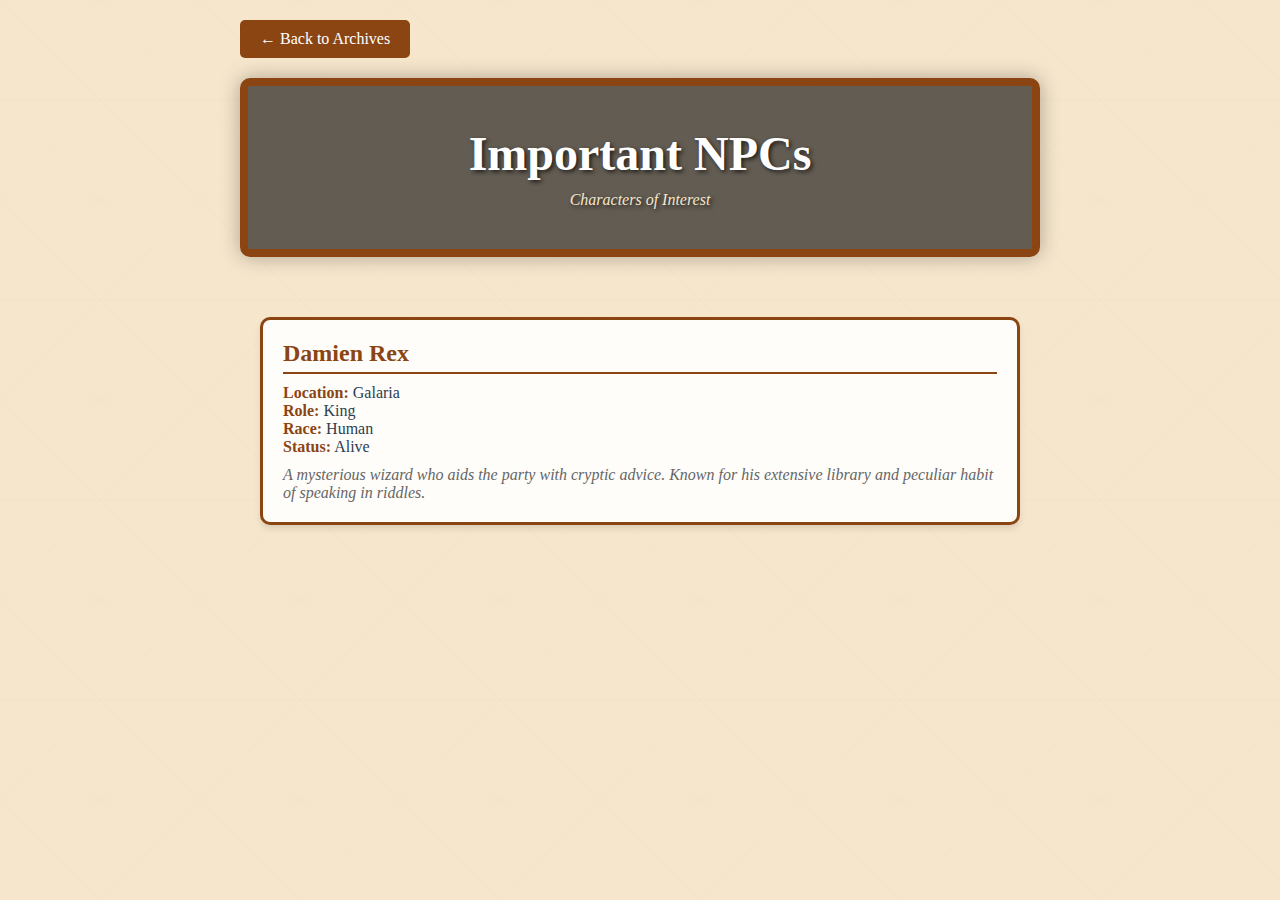
<file: npc.html>
<!DOCTYPE html>
<html lang="en">
<head>
    <meta charset="UTF-8">
    <meta name="viewport" content="width=device-width, initial-scale=1.0">
    <title>Important NPCs</title>
    <link rel="stylesheet" href="npc.css">
</head>
<body>
    <div class="container">
        <a href="index.html" class="back-button">← Back to Archives</a>
        
        <header>
            <h1>Important NPCs</h1>
            <div class="subtitle">Characters of Interest</div>
        </header>

        <div class="npc-grid">
            <!-- Example NPC Card -->
            <div class="npc-card">
                <h2>Damien Rex</h2>
                <div class="npc-details">
                    <strong>Location:</strong> Galaria<br>
                    <strong>Role:</strong> King<br>
                    <strong>Race:</strong> Human<br>
                    <strong>Status:</strong> Alive
                </div>
                <div class="npc-notes">
                    A mysterious wizard who aids the party with cryptic advice. Known for his extensive library and peculiar habit of speaking in riddles.
                </div>
            </div>

            <!-- Template for adding more NPCs -->
            <!--
            <div class="npc-card">
                <h2>[NPC Name]</h2>
                <div class="npc-details">
                    <strong>Location:</strong> [Location]<br>
                    <strong>Role:</strong> [Role]<br>
                    <strong>Race:</strong> [Race]<br>
                    <strong>Status:</strong> [Status]
                </div>
                <div class="npc-notes">
                    [Description and notable information about the NPC]
                </div>
            </div>
            -->
        </div>
    </div>
</body>
</html>
</file>
<file: styles.css>
:root {
            --primary-color: #2c3e50;
            --accent-color: #8b4513;
            --background-color: #f6e6cc;
            --link-color: #8b4513;
            --hover-color: #5e2f0d;
        }

        body {
            font-family: "Palatino", serif;
            margin: 0;
            padding: 0;
            min-height: 100vh;
            background-color: var(--background-color);
            background-image: linear-gradient(rgba(246, 230, 204, 0.9), rgba(246, 230, 204, 0.9)),
                            url("data:image/svg+xml,%3Csvg width='100' height='100' viewBox='0 0 100 100' xmlns='http://www.w3.org/2000/svg'%3E%3Cpath d='M50 50L0 0h100L50 50zm0 0L0 100h100L50 50' fill='none' stroke='%23c4b18e' stroke-width='0.5'/%3E%3C/svg%3E");
        }

        .container {
            max-width: 800px;
            margin: 0 auto;
            padding: 20px;
        }

        header {
            text-align: center;
            padding: 40px 20px;
            background: linear-gradient(rgba(0, 0, 0, 0.6), rgba(0, 0, 0, 0.6));
            border-radius: 10px;
            margin-bottom: 40px;
            border: 8px solid var(--accent-color);
            box-shadow: 0 0 20px rgba(0,0,0,0.3);
        }

        h1 {
            color: #fff;
            font-size: 3em;
            margin: 0;
            text-shadow: 2px 2px 4px rgba(0,0,0,0.7);
        }

        .subtitle {
            color: #f6e6cc;
            font-style: italic;
            margin-top: 10px;
            text-shadow: 2px 2px 4px rgba(0,0,0,0.7);
        }

        .nav-grid {
            display: grid;
            grid-template-columns: repeat(auto-fit, minmax(250px, 1fr));
            gap: 20px;
            padding: 20px;
        }

        .nav-item {
            background: rgba(255, 255, 255, 0.9);
            border: 3px solid var(--accent-color);
            border-radius: 10px;
            padding: 20px;
            text-align: center;
            text-decoration: none;
            color: var(--link-color);
            transition: all 0.3s ease;
            box-shadow: 0 4px 6px rgba(0,0,0,0.1);
        }

        .nav-item:hover {
            transform: translateY(-5px);
            box-shadow: 0 6px 12px rgba(0,0,0,0.2);
            background: #fff;
            color: var(--hover-color);
        }

        .nav-item h2 {
            margin: 0 0 10px 0;
            font-size: 1.5em;
        }

        .nav-item p {
            margin: 0;
            color: #666;
            font-style: italic;
        }

        @media (max-width: 600px) {
            .nav-grid {
                grid-template-columns: 1fr;
            }

            h1 {
                font-size: 2em;
            }

            header {
                padding: 20px;
            }
        }
</file>
<file: character.css>
:root {
            --primary-color: #2c3e50;
            --accent-color: #8b4513;
            --background-color: #f6e6cc;
            --border-color: #8b4513;
        }

        body {
            font-family: "Palatino", serif;
            background-color: var(--background-color);
            color: var(--primary-color);
            line-height: 1.6;
            margin: 0.5;
            padding: 10px;
        }

        .container {
            max-width: 1200px;
            margin: 0 auto;
            padding: 10px;
        }

        .sheet-header {
            text-align: center;
            margin-bottom: 30px;
        }

        .section {
            background: rgba(255, 255, 255, 0.9);
            border: 2px solid var(--border-color);
            border-radius: 8px;
            padding: 10px;
            margin-bottom: 20px;
        }

        h1, h2 {
            color: var(--accent-color);
            border-bottom: 2px solid var(--accent-color);
            padding-bottom: 5px;
        }

        .grid {
            display: grid;
            gap: 15px;
        }

        .grid-2 {
            grid-template-columns: repeat(2, 1fr);
        }

        .grid-3 {
            grid-template-columns: repeat(3, 1fr);
        }

        .grid-4 {
            grid-template-columns: repeat(4, 1fr);
        }
.grid-10 {
            grid-template-columns: repeat(10, 1fr);
        }

        .form-group {
            margin-bottom: 15px;
        }

        label {
            display: block;
            font-weight: none;
            margin-bottom: 5px;
        }

        input[type="text"],
        input[type="number"],
        textarea,
        select {
            width: 100%;
            padding: 8px;
            border: 1px solid var(--border-color);
            border-radius: 4px;
            background: white;
        }

        .skill-item {
            display: grid;
            grid-template-columns: auto 30px 30px 60px;
            gap: 10px;
            align-items: center;
            margin-bottom: 5px;
        }

        .checkbox-group {
            display: flex;
            gap: 10px;
            align-items: center;
        }

        .saving-throws {
            display: flex;
            gap: 10px;
            margin-bottom: 10px;
        }

        .circle {
            width: 20px;
            height: 20px;
            border: 2px solid var(--border-color);
            border-radius: 50%;
            cursor: pointer;
        }

        .circle.filled {
            background-color: var(--accent-color);
        }

        .slider-container {
            margin: 20px 0;
        }

        .slider {
            width: 100%;
            margin: 10px 0;
        }

        .slider-labels {
            display: flex;
            justify-content: space-between;
            font-size: 0.9em;
        }

        .gods-grid {
            display: grid;
            gap: 10px;
        }

        .god-item {
            display: grid;
            grid-template-columns: 1fr 1fr;
            gap: 10px;
            align-items: center;
        }

        .print-button {
            position: fixed;
            bottom: 20px;
            right: 20px;
            padding: 10px 20px;
            background: var(--accent-color);
            color: white;
            border: none;
            border-radius: 5px;
            cursor: pointer;
            z-index: 1000;
        }

        .print-button:hover {
            background: var(--primary-color);
        }

        @media print {
            .print-button {
                display: none;
            }
        }

        @media (max-width: 768px) {
            .grid-2, .grid-3, .grid-4 {
                grid-template-columns: 1fr;
            }
        }
@media print {
    /* Set a fixed width for print to resemble the desktop layout */
    body, .container {
        max-width: 100%;
        width: 100%;
        margin: 0 auto;
                padding: 0px;
    }

    /* Ensure grid layouts do not stack for print */
    .grid {
        display: grid !important;
        gap: 10px !important;
    }

    .grid-2 {
        grid-template-columns: repeat(2, 1fr) !important;
    }

    .grid-3 {
        grid-template-columns: repeat(3, 1fr) !important;
    }

    .grid-4 {
        grid-template-columns: repeat(4, 1fr) !important;
    }

    /* Force all elements to show in their desktop styles */
    * {
        display: block !important;
    }
}

span {
            display: block;
            font-weight: bold;
            margin-bottom: 5px;
        }
.back-button {
            display: inline-block;
            padding: 10px 20px;
            background-color: var(--accent-color);
            color: white;
            text-decoration: none;
            border-radius: 5px;
            margin-bottom: 20px;
            transition: background-color 0.3s ease;
        }

        .back-button:hover {
            background-color: var(--hover-color);
        }
</file>
<file: fallen.css>
:root {
            --primary-color: #2c3e50;
            --accent-color: #8b4513;
            --background-color: #f6e6cc;
            --link-color: #8b4513;
            --hover-color: #5e2f0d;
            --card-background: rgba(255, 255, 255, 0.9);
        }

        body {
            font-family: "Palatino", serif;
            margin: 0;
            padding: 0;
            min-height: 100vh;
            background-color: var(--background-color);
            background-image: linear-gradient(rgba(246, 230, 204, 0.9), rgba(246, 230, 204, 0.9)),
                            url("data:image/svg+xml,%3Csvg width='100' height='100' viewBox='0 0 100 100' xmlns='http://www.w3.org/2000/svg'%3E%3Cpath d='M50 50L0 0h100L50 50zm0 0L0 100h100L50 50' fill='none' stroke='%23c4b18e' stroke-width='0.5'/%3E%3C/svg%3E");
        }

        .container {
            max-width: 1200px;
            margin: 0 auto;
            padding: 20px;
        }

        header {
            text-align: center;
            padding: 40px 20px;
            background: linear-gradient(rgba(0, 0, 0, 0.6), rgba(0, 0, 0, 0.6));
            border-radius: 10px;
            margin-bottom: 40px;
            border: 8px solid var(--accent-color);
            box-shadow: 0 0 20px rgba(0,0,0,0.3);
        }

        h1 {
            color: #fff;
            font-size: 3em;
            margin: 0;
            text-shadow: 2px 2px 4px rgba(0,0,0,0.7);
        }

        .subtitle {
            color: #f6e6cc;
            font-style: italic;
            margin-top: 10px;
            text-shadow: 2px 2px 4px rgba(0,0,0,0.7);
        }

        .back-button {
            display: inline-block;
            padding: 10px 20px;
            background-color: var(--accent-color);
            color: white;
            text-decoration: none;
            border-radius: 5px;
            margin-bottom: 20px;
            transition: background-color 0.3s ease;
        }

        .back-button:hover {
            background-color: var(--hover-color);
        }

        .fallen-grid {
            display: grid;
            grid-template-columns: repeat(auto-fit, minmax(350px, 1fr));
            gap: 30px;
            padding: 20px;
        }

        .fallen-card {
            background: var(--card-background);
            border: 3px solid var(--accent-color);
            border-radius: 10px;
            padding: 20px;
            transition: all 0.3s ease;
            box-shadow: 0 4px 6px rgba(0,0,0,0.1);
        }

        .fallen-card:hover {
            transform: translateY(-5px);
            box-shadow: 0 6px 12px rgba(0,0,0,0.2);
        }

        .fallen-title {
            color: var(--accent-color);
            font-size: 1.8em;
            margin: 0 0 15px 0;
            padding-bottom: 10px;
            border-bottom: 2px solid var(--accent-color);
            text-align: center;
        }

        .fallen-image {
            width: 100%;
            height: 350px;
            border: 2px solid var(--accent-color);
            border-radius: 5px;
            margin-bottom: 20px;
            overflow: hidden;
        }

        .fallen-image img {
            width: 100%;
            height: 100%;
            object-fit: cover;
        }

        .section-title {
            color: var(--accent-color);
            font-weight: bold;
            font-size: 1.2em;
            margin: 15px 0 5px 0;
            padding-bottom: 5px;
            border-bottom: 1px solid var(--accent-color);
        }

        .section-content {
            color: var(--primary-color);
            margin: 10px 0;
            line-height: 1.6;
        }

        .weapon-container {
            display: flex;
            align-items: center;
            gap: 15px;
            margin: 10px 0;
        }

        .weapon-image {
            width: 120px;
            height: 120px;
            border: 2px solid var(--accent-color);
            border-radius: 5px;
            overflow: hidden;
            flex-shrink: 0;
        }

        .weapon-image img {
            width: 100%;
            height: 100%;
            object-fit: cover;
        }

        .weapon-name {
            font-size: 1.2em;
            color: var(--primary-color);
            font-weight: bold;
        }

        .cult-container {
            display: flex;
            gap: 15px;
            margin: 10px 0;
        }

        .cult-symbol {
            width: 80px;
            height: 80px;
            border: 2px solid var(--accent-color);
            border-radius: 5px;
            overflow: hidden;
            flex-shrink: 0;
        }

        .cult-symbol img {
            width: 100%;
            height: 100%;
            object-fit: cover;
        }

        .cult-details {
            flex-grow: 1;
        }

        .cult-description {
            color: var(--primary-color);
            line-height: 1.6;
        }

        @media (max-width: 768px) {
            .fallen-grid {
                grid-template-columns: 1fr;
            }

            .weapon-container {
                flex-direction: column;
                text-align: center;
            }

            .cult-container {
                flex-direction: column;
                align-items: center;
                text-align: center;
            }

            .weapon-image, .cult-symbol {
                margin: 0 auto;
            }
        }
</file>
<file: houses.css>
:root {
            --primary-color: #2c3e50;
            --accent-color: #8b4513;
            --background-color: #f6e6cc;
            --link-color: #8b4513;
            --hover-color: #5e2f0d;
            --card-background: rgba(255, 255, 255, 0.9);
        }

        body {
            font-family: "Palatino", serif;
            margin: 0;
            padding: 0;
            min-height: 100vh;
            background-color: var(--background-color);
            background-image: linear-gradient(rgba(246, 230, 204, 0.9), rgba(246, 230, 204, 0.9)),
                            url("data:image/svg+xml,%3Csvg width='100' height='100' viewBox='0 0 100 100' xmlns='http://www.w3.org/2000/svg'%3E%3Cpath d='M50 50L0 0h100L50 50zm0 0L0 100h100L50 50' fill='none' stroke='%23c4b18e' stroke-width='0.5'/%3E%3C/svg%3E");
        }

        .container { max-width: 1200px; margin: 0 auto; padding: 20px; }
        header {
            text-align: center;
            padding: 40px 20px;
            background: linear-gradient(rgba(0, 0, 0, 0.6), rgba(0, 0, 0, 0.6));
            border-radius: 10px;
            margin-bottom: 40px;
            border: 8px solid var(--accent-color);
        }
        h1 { color: #fff; font-size: 3em; margin: 0; }
        .subtitle { color: #f6e6cc; font-style: italic; margin-top: 10px; }
        .back-button {
            display: inline-block;
            padding: 10px 20px;
            background-color: var(--accent-color);
            color: white;
            text-decoration: none;
            border-radius: 5px;
            margin-bottom: 20px;
        }
        .kingdom-section { margin-bottom: 40px; }
        .kingdom-header {
            background: linear-gradient(rgba(0, 0, 0, 0.4), rgba(0, 0, 0, 0.4));
            padding: 20px;
            border-radius: 10px;
            margin-bottom: 20px;
            border: 4px solid var(--accent-color);
            color: white;
        }
        .kingdom-title { margin: 0; font-size: 2em; }
        .houses-grid {
            display: grid;
            grid-template-columns: repeat(auto-fit, minmax(300px, 1fr));
            gap: 20px;
        }
        .house-card {
            background: var(--card-background);
            border: 3px solid var(--accent-color);
            border-radius: 10px;
            padding: 20px;
        }
        .house-header {
            display: grid;
            grid-template-columns: auto 1fr;
            gap: 20px;
            align-items: center;
            margin-bottom: 15px;
        }
        .house-symbol {
            width: 100px;
            height: 100px;
            border: 2px solid var(--accent-color);
            border-radius: 5px;
        }
        .house-symbol img { width: 100%; height: 100%; object-fit: cover; }
        .house-title {
            color: var(--accent-color);
            margin: 0;
            font-size: 1.5em;
            border-bottom: 2px solid var(--accent-color);
            padding-bottom: 5px;
        }
        .house-details { color: var(--primary-color); }
        .ruler-info {
            margin-top: 15px;
            padding: 10px;
            background: rgba(255, 255, 255, 0.5);
            border-radius: 5px;
        }
        .ruler-title {
            color: var(--accent-color);
            font-weight: bold;
            margin-bottom: 5px;
        }
</file>
<file: npc.css>
:root {
            --primary-color: #2c3e50;
            --accent-color: #8b4513;
            --background-color: #f6e6cc;
            --link-color: #8b4513;
            --hover-color: #5e2f0d;
        }

        body {
            font-family: "Palatino", serif;
            margin: 0;
            padding: 0;
            min-height: 100vh;
            background-color: var(--background-color);
            background-image: linear-gradient(rgba(246, 230, 204, 0.9), rgba(246, 230, 204, 0.9)),
                            url("data:image/svg+xml,%3Csvg width='100' height='100' viewBox='0 0 100 100' xmlns='http://www.w3.org/2000/svg'%3E%3Cpath d='M50 50L0 0h100L50 50zm0 0L0 100h100L50 50' fill='none' stroke='%23c4b18e' stroke-width='0.5'/%3E%3C/svg%3E");
        }

        .container {
            max-width: 800px;
            margin: 0 auto;
            padding: 20px;
        }

        header {
            text-align: center;
            padding: 40px 20px;
            background: linear-gradient(rgba(0, 0, 0, 0.6), rgba(0, 0, 0, 0.6));
            border-radius: 10px;
            margin-bottom: 40px;
            border: 8px solid var(--accent-color);
            box-shadow: 0 0 20px rgba(0,0,0,0.3);
        }

        h1 {
            color: #fff;
            font-size: 3em;
            margin: 0;
            text-shadow: 2px 2px 4px rgba(0,0,0,0.7);
        }

        .subtitle {
            color: #f6e6cc;
            font-style: italic;
            margin-top: 10px;
            text-shadow: 2px 2px 4px rgba(0,0,0,0.7);
        }

        .npc-grid {
            display: grid;
            grid-template-columns: repeat(auto-fit, minmax(300px, 1fr));
            gap: 20px;
            padding: 20px;
        }

        .npc-card {
            background: rgba(255, 255, 255, 0.9);
            border: 3px solid var(--accent-color);
            border-radius: 10px;
            padding: 20px;
            transition: all 0.3s ease;
            box-shadow: 0 4px 6px rgba(0,0,0,0.1);
        }

        .npc-card:hover {
            transform: translateY(-5px);
            box-shadow: 0 6px 12px rgba(0,0,0,0.2);
            background: #fff;
        }

        .npc-card h2 {
            color: var(--accent-color);
            margin: 0 0 10px 0;
            font-size: 1.5em;
            border-bottom: 2px solid var(--accent-color);
            padding-bottom: 5px;
        }

        .npc-details {
            margin: 10px 0;
            color: var(--primary-color);
        }

        .npc-details strong {
            color: var(--accent-color);
        }

        .npc-notes {
            font-style: italic;
            color: #666;
            margin-top: 10px;
        }

        .back-button {
            display: inline-block;
            padding: 10px 20px;
            background-color: var(--accent-color);
            color: white;
            text-decoration: none;
            border-radius: 5px;
            margin-bottom: 20px;
            transition: background-color 0.3s ease;
        }

        .back-button:hover {
            background-color: var(--hover-color);
        }

        @media (max-width: 600px) {
            .npc-grid {
                grid-template-columns: 1fr;
            }

            h1 {
                font-size: 2em;
            }

            header {
                padding: 20px;
            }
        }
</file>
